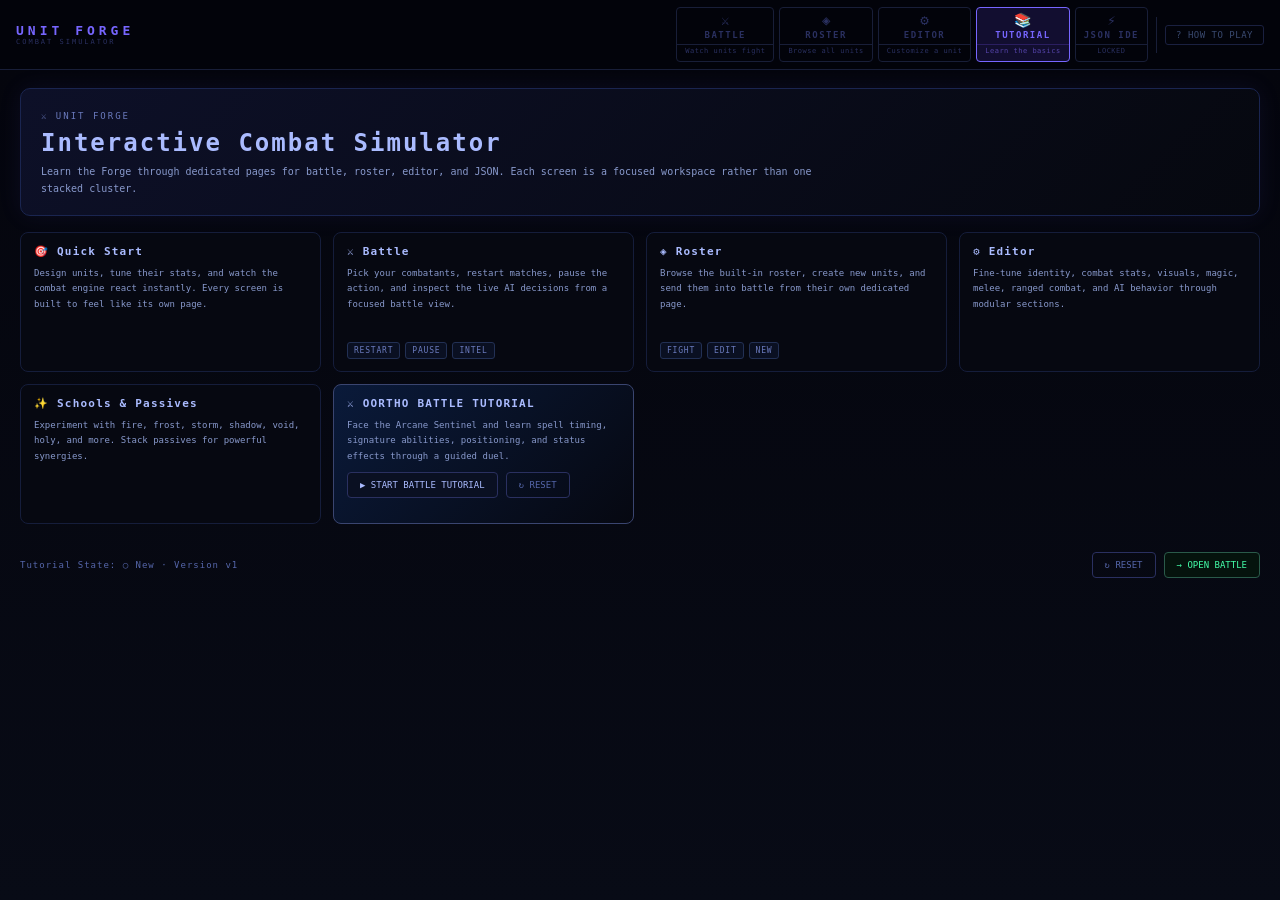
<file: index.html>
<!DOCTYPE html>
<html lang="en">
<head>
  <meta charset="UTF-8">
  <meta name="viewport" content="width=device-width, initial-scale=1.0">
  <title>UNIT FORGE — Combat Simulator</title>
  <link rel="stylesheet" href="STYLE.css">
</head>
<body>
  <div id="app" style="display:flex;flex-direction:column;height:100vh;overflow:hidden"></div>
  <div id="modal"></div>
  <div id="cs-overlay" style="display:none;opacity:0">
    <div class="cs-lb"></div>
    <div class="cs-main">
      <div id="cs-bg-glow" class="cs-bg-glow"></div>
      <div class="cs-portrait-wrap">
        <canvas id="cs-canvas" width="150" height="150"></canvas>
      </div>
      <div class="cs-dialog" id="cs-dialog">
        <div class="cs-speaker" id="cs-speaker"></div>
        <div class="cs-text-wrap">
          <span id="cs-text"></span><span class="cs-cursor" id="cs-cursor">_</span>
        </div>
      </div>
    </div>
    <div class="cs-lb"></div>
    <div class="cs-dots" id="cs-dots"></div>
  </div>
  <script src="APP.js"></script>
</body>
</html>
</file>
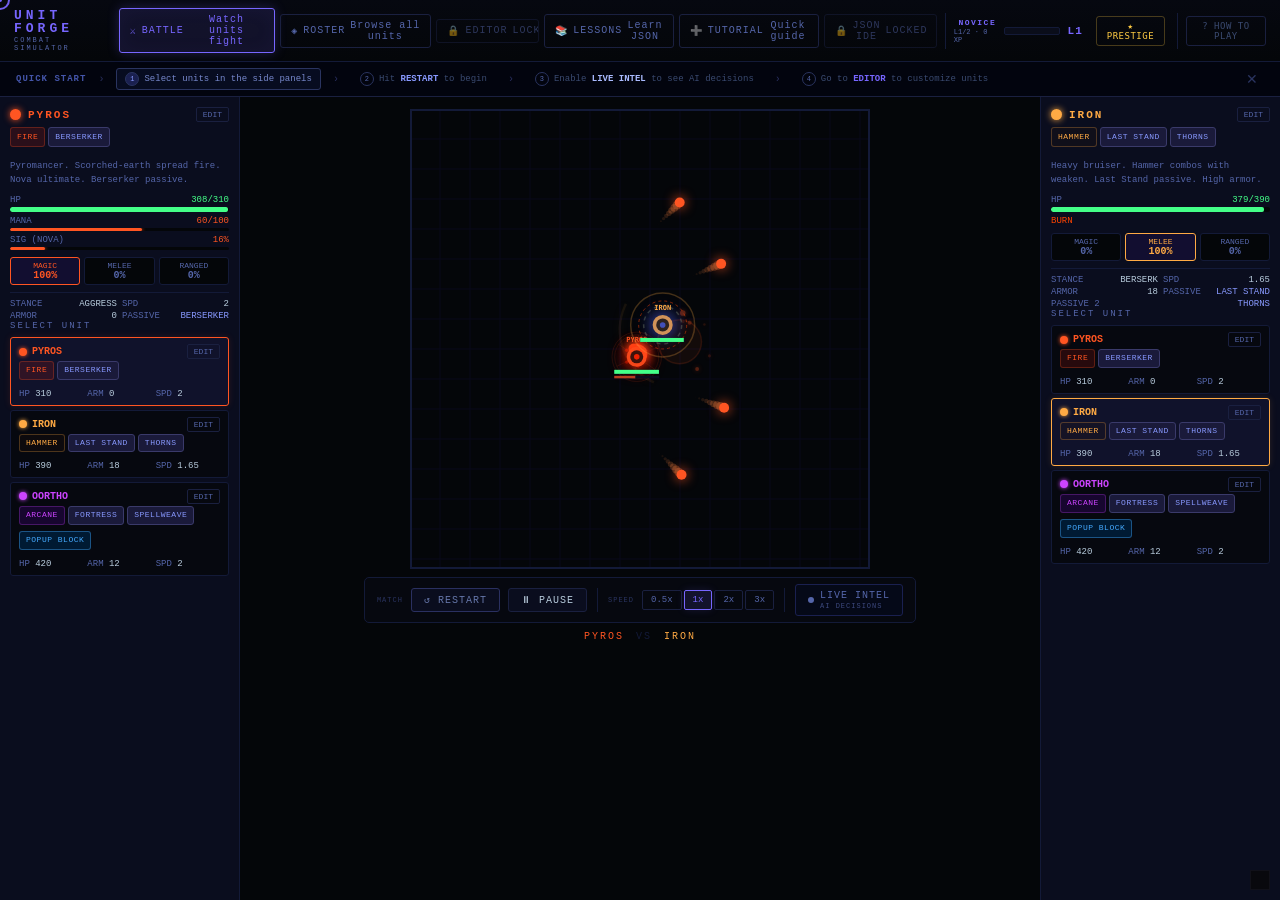
<file: V2(More Content worse UI and UX/index.html>
<!DOCTYPE html>
<html lang="en">
<head>
<meta charset="UTF-8">
<meta name="viewport" content="width=device-width, initial-scale=1.0">
<title>Unit Forge</title>

<link rel="stylesheet" href="CSS/1.css">
<link rel="stylesheet" href="CSS/2.css">
<link rel="stylesheet" href="CSS/3.css">
<link rel="stylesheet" href="CSS/4.css">
<link rel="stylesheet" href="CSS/5.css">
</head>
<body>

  <div id="app" class="app"></div>

  <div id="modal"></div>

  <div id="cs-overlay" class="cs-overlay" style="display:none; opacity:0;">
    <div class="cs-bg-glow" id="cs-bg-glow"></div>
    <div class="cs-dialog" id="cs-dialog">
      <div class="cs-portrait-wrap">
        <canvas id="cs-canvas" width="120" height="120"></canvas>
      </div>
      <div class="cs-text-wrap">
        <div class="cs-speaker" id="cs-speaker"></div>
        <span class="cs-text" id="cs-text"></span>
        <span class="cs-cursor" id="cs-cursor"></span>
        <div class="cs-dots" id="cs-dots"></div>
      </div>
    </div>
  </div>

  <!--
    Load order (NOT numeric filename order):
    1.js core, 4.js engine, 2.js cutscenes, 8.js tutorial,
    3.js editor, 9.js views, 5.js json-ide, 7.js main-progression,
    6.js main-init (must be last)
  -->
  <script src="JS/1.js"></script>
  <script src="JS/4.js"></script>
  <script src="JS/2.js"></script>
  <script src="JS/8.js"></script>
  <script src="JS/3.js"></script>
  <script src="JS/9.js"></script>
  <script src="JS/5.js"></script>
  <script src="JS/7.js"></script>
  <script src="JS/6.js"></script>

</body>
</html>
</file>
<file: STYLE.css>
*{box-sizing:border-box;margin:0;padding:0}
:root{--bg:#05060e;--panel:#080912;--border:#181e38;--text:#8899cc;--dim:#2a3060;--acc:#7766ff}
body{background:var(--bg);color:var(--text);font-family:monospace;height:100vh;display:flex;flex-direction:column;overflow:hidden}
button{cursor:pointer;font-family:monospace}
::-webkit-scrollbar{width:4px}::-webkit-scrollbar-track{background:#06070e}::-webkit-scrollbar-thumb{background:#1a2040;border-radius:2px}
.hdr{padding:8px 16px;border-bottom:1px solid var(--border);background:#02030a;display:flex;align-items:center;gap:12px;flex-shrink:0}
.content{flex:1;display:flex;overflow:hidden}
/* BATTLE */
.battle{display:flex;flex:1;overflow:hidden}
.side{width:205px;background:var(--panel);display:flex;flex-direction:column;overflow:hidden}
.side-l{border-right:1px solid var(--border)}
.side-r{border-left:1px solid var(--border)}
.side-info{padding:10px 9px;border-bottom:1px solid var(--border);flex-shrink:0;overflow-y:auto;max-height:420px}
.side-list{flex:1;overflow-y:auto;padding:7px}
.arena-wrap{flex:1;display:flex;flex-direction:column;align-items:center;justify-content:center;padding:10px 6px;gap:8px;overflow-y:auto;position:relative}
.ctrl-old-removed{display:none}
.spd-box{display:flex;align-items:center;gap:4px;background:var(--panel);border:1px solid var(--border);border-radius:4px;padding:3px 7px}
.spd-btn{background:transparent;border:1px solid var(--border);color:var(--dim);padding:2px 6px;font-size:10px;border-radius:2px;transition:all .1s}
.spd-btn.on{background:#120e30;border-color:var(--acc);color:var(--acc)}
.bar-bg{background:#0a0c1e;border-radius:2px;overflow:hidden}
.bar-f{height:100%;border-radius:2px;transition:width .1s}
.srow{display:flex;justify-content:space-between;padding:2px 0}
.sl{font-size:9px;color:var(--dim);letter-spacing:1px}
.sv{font-size:10px;color:var(--text);font-weight:bold}
.u-card{background:var(--bg);border:1px solid var(--border);border-radius:4px;padding:7px 8px;cursor:pointer;margin-bottom:3px;transition:border-color .1s}
.u-card:hover{border-color:#2a3a60}
.u-card.sel{background:#0e1228}
.dot{border-radius:50%;flex-shrink:0}
.mb{background:transparent;border:1px solid var(--border);color:var(--dim);font-size:8px;padding:1px 5px;border-radius:2px;transition:all .1s}
.mb:hover{color:var(--text);border-color:#3a4a70}
/* ROSTER */
.roster-v{flex:1;overflow-y:auto;padding:16px}
.r-grid{display:grid;grid-template-columns:repeat(auto-fill,minmax(230px,1fr));gap:9px}
.r-card{background:var(--panel);border:1px solid var(--border);border-radius:5px;padding:11px}
/* EDITOR */
.editor-v{flex:1;display:flex;overflow:hidden}
.ed-left{width:220px;background:var(--panel);border-right:1px solid var(--border);display:flex;flex-direction:column;flex-shrink:0}
.ed-left-hdr{padding:10px 12px;border-bottom:1px solid var(--border);flex-shrink:0}
.ed-left-list{flex:1;overflow-y:auto;padding:7px}
.ed-right{flex:1;display:flex;flex-direction:column;overflow:hidden}
.ed-tabs{display:flex;flex-wrap:wrap;gap:2px;padding:8px 12px;border-bottom:1px solid var(--border);flex-shrink:0}
.ed-tab{background:transparent;border:1px solid var(--border);color:var(--dim);padding:3px 9px;font-size:10px;border-radius:3px;font-family:monospace;transition:all .1s}
.ed-tab.on{background:#120e30}
.ed-body{flex:1;overflow-y:auto;padding:14px 16px}
.ed-footer{padding:10px 16px;border-top:1px solid var(--border);display:flex;gap:8px;align-items:center;flex-shrink:0}
/* COMMON */
.sec{font-size:9px;color:var(--dim);letter-spacing:2px;margin-bottom:7px;margin-top:12px;border-bottom:1px solid var(--border);padding-bottom:3px}
.sec:first-child{margin-top:0}
.sr{margin-bottom:8px}
.sl2{display:flex;justify-content:space-between;margin-bottom:3px}
.sl2 span:first-child{font-size:9px;color:var(--dim);letter-spacing:1px}
.sl2 span:last-child{font-size:10px;font-weight:bold}
.brow{margin-bottom:9px}
.brl{font-size:9px;color:var(--dim);margin-bottom:4px;letter-spacing:1px}
.brs{display:flex;flex-wrap:wrap;gap:3px}
.sb{background:transparent;border:1px solid var(--border);color:var(--dim);font-size:9px;padding:3px 6px;border-radius:2px;font-family:monospace;transition:all .1s}
.sb.on{background:#120e30}
.tog-row{display:flex;justify-content:space-between;align-items:center;margin-bottom:7px}
.tog-row span{font-size:9px;color:var(--dim);letter-spacing:1px}
.tog{background:transparent;border:1px solid var(--border);color:var(--dim);font-size:9px;padding:2px 9px;border-radius:2px;font-family:monospace;transition:all .1s}
.tog.on{background:#0d2820;border-color:#44ff88;color:#44ff88}
.tag{font-size:8px;padding:1px 5px;border-radius:2px;margin-right:3px;display:inline-block;margin-bottom:2px}
.two-col{display:grid;grid-template-columns:1fr 1fr;gap:0 14px}
.three-col{display:grid;grid-template-columns:1fr 1fr 1fr;gap:0 10px}
.ti{width:100%;background:var(--bg);border:1px solid var(--border);color:var(--text);padding:5px 8px;font-size:11px;border-radius:3px;outline:none;font-family:monospace}
.ta{width:100%;background:var(--bg);border:1px solid var(--border);color:var(--text);padding:5px 8px;font-size:9px;border-radius:3px;resize:vertical;outline:none;font-family:monospace}
.il{font-size:9px;color:var(--dim);margin-bottom:3px;letter-spacing:1px}
.ig{margin-bottom:10px}
.sv-btn{padding:5px 13px;font-size:11px;border-radius:3px;font-family:monospace;cursor:pointer;transition:all .1s}
/* INTEL */
.intel-wrap{display:flex;gap:7px;width:100%;max-width:900px;flex-shrink:0}
.intel-box{flex:1;background:#040610;border:1px solid var(--border);border-radius:4px;padding:9px;min-width:0}
.intel-hdr{font-size:9px;letter-spacing:2px;margin-bottom:6px;padding-bottom:4px;border-bottom:1px solid var(--border);display:flex;align-items:center;gap:7px}
.log-e{font-size:8px;padding:1px 0;border-bottom:1px solid #0c1020;white-space:nowrap;overflow:hidden;text-overflow:ellipsis}
/* PASSIVE BLOCK */
.pass-card{background:var(--bg);border:1px solid var(--border);border-radius:3px;padding:7px;margin-bottom:5px}
.pass-hdr{display:flex;align-items:center;gap:6px;margin-bottom:4px}
.code-pre{background:var(--bg);border:1px solid var(--border);border-radius:3px;padding:10px;font-size:9px;line-height:1.6;overflow-x:auto;color:#aac;white-space:pre-wrap;word-break:break-all;max-height:200px;overflow-y:auto}
.ck{color:#7766ff}.cs{color:#44cc88}.cn{color:#ffaa44}.cb{color:#ff5544}
canvas{display:block;border:1px solid var(--border)}
.battle-overlay-layer{position:absolute;inset:0;pointer-events:none;z-index:20;overflow:hidden}
.oortho-popup{position:absolute;pointer-events:auto;display:flex;flex-direction:column;gap:4px;padding:8px 10px;min-width:140px;max-width:220px;border:1px solid rgba(68,170,255,.45);background:rgba(3,8,18,.86);color:#aaddff;border-radius:6px;transform-origin:center;backdrop-filter:blur(3px);box-shadow:0 0 14px rgba(68,170,255,.2);cursor:pointer;transition:opacity .15s ease,transform .15s ease,box-shadow .15s ease}
.oortho-popup:hover{border-color:#66ccff;box-shadow:0 0 24px rgba(68,170,255,.35)}
.oortho-popup-title{font-size:8px;letter-spacing:2px;color:#66ccff;text-transform:uppercase}
.oortho-popup-text{font-size:8px;line-height:1.45;white-space:pre-wrap;color:#cceeff;text-shadow:0 0 8px rgba(68,170,255,.2)}
.oortho-popup-hint{font-size:7px;letter-spacing:1px;color:#446688;text-transform:uppercase}
#modal{display:none;position:fixed;inset:0;background:rgba(2,3,10,.94);z-index:300;align-items:center;justify-content:center;overflow-y:auto;padding:20px}
.m-box{background:#060710;border-radius:6px;width:520px;max-height:90vh;display:flex;flex-direction:column;margin:auto}
.m-hdr{padding:12px 18px;border-bottom:1px solid var(--border);display:flex;align-items:center;gap:10px;flex-shrink:0}
.m-body{flex:1;overflow-y:auto;padding:14px 18px}
.m-foot{padding:10px 18px;border-top:1px solid var(--border);display:flex;gap:8px;justify-content:flex-end;flex-shrink:0}

/* ── ENHANCED NAV ── */
.hdr{padding:7px 16px;border-bottom:1px solid var(--border);background:#02030a;display:flex;align-items:center;gap:12px;flex-shrink:0}
.nav-btn{background:transparent;border:1px solid var(--border);color:var(--dim);padding:0;font-size:10px;border-radius:4px;transition:all .15s;display:flex;flex-direction:column;align-items:center;gap:1px;min-width:70px;overflow:hidden}
.nav-btn .nb-icon{font-size:14px;padding:5px 12px 2px;line-height:1}
.nav-btn .nb-label{font-size:9px;letter-spacing:1.5px;font-weight:bold;padding:0 8px 3px}
.nav-btn .nb-desc{font-size:7px;color:var(--dim);padding:2px 8px 5px;border-top:1px solid var(--border);width:100%;text-align:center;letter-spacing:.5px;line-height:1.3}
.nav-btn.on{background:#120e30;border-color:var(--acc);color:var(--acc)}
.nav-btn.on .nb-desc{border-top-color:#2a1e60;color:#5544aa}
.nav-btn:hover:not(.on){border-color:#2a3060;color:var(--text)}

/* ── CONTROL BAR REDESIGN ── */
.ctrl{display:flex;gap:6px;align-items:center;flex-wrap:wrap;justify-content:center;flex-shrink:0;padding:6px 8px;background:#02030a;border:1px solid var(--border);border-radius:5px}
.ctrl-divider{width:1px;height:24px;background:var(--border);margin:0 2px}
.c-btn{background:transparent;border:1px solid var(--border);color:var(--dim);padding:5px 11px;font-size:10px;border-radius:3px;transition:all .15s;letter-spacing:.5px;position:relative}
.c-btn:hover,.c-btn.on{border-color:var(--acc);color:var(--acc)}
.c-btn.on{background:#120e30}
.c-btn-restart{border-color:#2a3060;color:#6677aa}
.c-btn-restart:hover{border-color:#44aaff;color:#44aaff;background:#051828}
.c-btn-pause.on{border-color:#ffaa44;color:#ffaa44;background:#201400}

/* ── INTEL BUTTON (prominent) ── */
.intel-btn{background:#050918;border:1px solid #1a2050;color:#5566aa;padding:5px 13px;font-size:10px;border-radius:3px;transition:all .15s;display:flex;align-items:center;gap:6px;letter-spacing:.5px;cursor:pointer;font-family:monospace}
.intel-btn .intel-dot{width:6px;height:6px;border-radius:50%;background:#1a2550;transition:all .15s;flex-shrink:0}
.intel-btn:hover,.intel-btn.on{border-color:#4455ff;color:#aabbff;background:#050d28}
.intel-btn.on{border-color:#5566ff;box-shadow:0 0 10px #4455ff33}
.intel-btn.on .intel-dot{background:#4488ff;box-shadow:0 0 5px #4488ff;animation:dotPulse 1.4s ease-in-out infinite}
@keyframes dotPulse{0%,100%{opacity:1;transform:scale(1)}50%{opacity:.5;transform:scale(.7)}}
.intel-label{font-size:7px;letter-spacing:1px;margin-top:1px;color:inherit;opacity:.7}

/* ── TOOLTIP SYSTEM ── */
.tip-host{position:relative;display:inline-flex}
.tip-host:hover .tip{opacity:1;transform:translateY(0);pointer-events:none}
.tip{position:absolute;bottom:calc(100% + 8px);left:50%;transform:translateX(-50%) translateY(4px);background:#0a0d20;border:1px solid #2a3060;border-radius:4px;padding:7px 10px;min-width:140px;max-width:200px;pointer-events:none;opacity:0;transition:opacity .18s,transform .18s;z-index:100;text-align:left}
.tip::after{content:'';position:absolute;top:100%;left:50%;transform:translateX(-50%);border:5px solid transparent;border-top-color:#2a3060}
.tip-title{font-size:9px;color:#aabbff;font-weight:bold;letter-spacing:1px;margin-bottom:3px}
.tip-body{font-size:8px;color:#6677aa;line-height:1.5;letter-spacing:.3px}

/* ── ONBOARDING BANNER ── */
.onboard-bar{background:#02040e;border-bottom:1px solid #1a2040;padding:6px 16px;display:flex;align-items:center;gap:12px;flex-shrink:0;font-size:9px}
.onboard-bar.hidden{display:none}
.ob-step{display:flex;align-items:center;gap:5px;color:#3a4a70;padding:3px 8px;border-radius:3px;border:1px solid transparent;transition:all .1s}
.ob-step.active{color:#7788cc;border-color:#2a3460;background:#070c20}
.ob-step .ob-num{width:14px;height:14px;border-radius:50%;border:1px solid #2a3460;display:flex;align-items:center;justify-content:center;font-size:7px;color:#5566aa;flex-shrink:0}
.ob-step.active .ob-num{background:#1a2050;color:#8899ff}
.ob-arrow{color:#2a3060;font-size:10px}
.ob-close{margin-left:auto;background:transparent;border:none;color:#2a3460;cursor:pointer;font-size:12px;font-family:monospace;transition:color .1s;padding:2px 5px}
.ob-close:hover{color:#5566aa}

/* ── FULL-PAGE TUTORIAL LAYOUT ── */
.tutorial-page{flex:1;display:flex;flex-direction:column;gap:16px;padding:18px 20px 20px;overflow-y:auto;background:linear-gradient(180deg,#04050d,#080b16)}
.tutorial-hero{background:linear-gradient(135deg,#0d1028,#06080f);border:1px solid #1a2550;border-radius:10px;padding:18px 20px;box-shadow:0 0 24px rgba(119,102,255,.08)}
.tutorial-hero-badge{display:inline-block;font-size:9px;letter-spacing:2px;color:#6a7abd;margin-bottom:8px}
.tutorial-hero-title{font-size:24px;font-weight:bold;color:#aabbff;letter-spacing:2px;margin-bottom:6px}
.tutorial-hero-copy{font-size:10px;color:#8899cc;line-height:1.7;max-width:780px}
.tutorial-grid{display:grid;grid-template-columns:repeat(auto-fit,minmax(240px,1fr));gap:12px}
.tutorial-card{background:#060811;border:1px solid #151d3b;border-radius:8px;padding:12px 13px;display:flex;flex-direction:column;gap:8px;min-height:140px}
.tutorial-card-accent{border-color:#3a4570;background:linear-gradient(135deg,#0a1a3a,#060811)}
.tutorial-card-title{font-size:11px;font-weight:bold;color:#aabbff;letter-spacing:1.2px}
.tutorial-card-body{font-size:9px;color:#8899cc;line-height:1.7}
.tutorial-badges{display:flex;flex-wrap:wrap;gap:5px;margin-top:auto}
.tutorial-badge{display:inline-block;padding:3px 6px;border-radius:3px;border:1px solid #223054;background:#0a1022;color:#6a7abd;font-size:8px;letter-spacing:.8px}
.tutorial-footer-bar{display:flex;justify-content:space-between;align-items:center;gap:10px;padding:12px 0 2px;flex-wrap:wrap}
.tutorial-status{font-size:9px;color:#5566aa;letter-spacing:1px}
.tutorial-actions{display:flex;gap:8px;flex-wrap:wrap}
.tutorial-action-btn{background:#0a1022;border:1px solid #2a3060;color:#aabbff;padding:7px 12px;border-radius:4px;font-size:9px;cursor:pointer;font-family:monospace;transition:all .15s}
.tutorial-action-btn:hover{border-color:#4455ff;background:#101536}
.tutorial-action-btn.primary{border-color:#2a5a4a;color:#44ffaa;background:#05130d}
.tutorial-action-btn.primary:hover{border-color:#44ffaa;background:#0a2418}
.tutorial-action-btn.ghost{color:#5566aa;background:transparent}
.tutorial-action-btn.ghost:hover{color:#aabbff;border-color:#4455ff}

/* ── HELP MODAL ── */
.help-box{background:#060710;border-radius:6px;width:480px;max-height:90vh;display:flex;flex-direction:column;margin:auto;border:1px solid #1a2050}
.help-step{display:flex;gap:12px;padding:10px 0;border-bottom:1px solid #0c1020}
.help-step:last-child{border-bottom:none}
.help-step-num{width:28px;height:28px;border-radius:50%;border:1px solid var(--acc);display:flex;align-items:center;justify-content:center;font-size:12px;color:var(--acc);flex-shrink:0;font-weight:bold}
.help-step-body{flex:1}
.help-step-title{font-size:11px;color:var(--text);font-weight:bold;letter-spacing:1px;margin-bottom:3px}
.help-step-desc{font-size:9px;color:var(--dim);line-height:1.6}

/* ── SIDE PANEL EDIT BUTTON ── */
.mb{background:transparent;border:1px solid var(--border);color:var(--dim);font-size:8px;padding:2px 7px;border-radius:2px;transition:all .12s;letter-spacing:.5px}
.mb:hover{color:#aabbff;border-color:#4455ff;background:#050d28}
.mb.fight{border-color:#1a4030;color:#338855}
.mb.fight:hover{border-color:#44ff88;color:#44ff88;background:#051a0e}

/* ── TUTORIAL SYSTEM ── */
@keyframes tutorialSlideIn{from{opacity:0;transform:scale(.95) translateY(20px)}to{opacity:1;transform:scale(1) translateY(0)}}
@keyframes tutorialGlow{0%,100%{text-shadow:0 0 8px #7766ff88}50%{text-shadow:0 0 16px #7766ffbb}}
@keyframes tutorialShine{0%{left:-100%;opacity:0}50%{opacity:1}100%{left:100%;opacity:0}}
@keyframes tutorialPulse{0%,100%{box-shadow:0 0 20px var(--acc),inset 0 0 10px rgba(119,102,255,.1)}50%{box-shadow:0 0 30px var(--acc),inset 0 0 15px rgba(119,102,255,.2)}}
@keyframes tutorialFloat{0%,100%{transform:translateY(0px)}50%{transform:translateY(-4px)}}
@keyframes tutorialBg{0%{background-position:0 0}100%{background-position:40px 60px}}

.tutorial-overlay{display:none;position:fixed;inset:0;background:linear-gradient(135deg,rgba(2,3,10,.92),rgba(5,6,25,.88));z-index:250;padding:20px;backdrop-filter:blur(2px);overflow-y:auto}
.tutorial-overlay.active{display:flex;align-items:flex-start;justify-content:center}
.tutorial-overlay::before{content:'';position:fixed;inset:0;background-image:repeating-linear-gradient(45deg,rgba(119,102,255,.02) 0,rgba(119,102,255,.02) 1px,transparent 1px,transparent 2px),repeating-linear-gradient(-45deg,rgba(119,102,255,.02) 0,rgba(119,102,255,.02) 1px,transparent 1px,transparent 2px);background-size:4px 4px;pointer-events:none;z-index:-1;animation:tutorialBg 20s linear infinite}

.tutorial-box{background:linear-gradient(145deg,#0a0c1e,#06070f);border:2px solid #1a2050;border-radius:12px;width:100%;max-width:900px;max-height:95vh;display:flex;flex-direction:column;overflow:hidden;box-shadow:0 0 40px rgba(119,102,255,.2),inset 0 0 30px rgba(119,102,255,.05);animation:tutorialSlideIn .4s cubic-bezier(.23,1,.320,1);margin-top:20px;position:relative}
.tutorial-box::before{content:'';position:absolute;top:0;left:0;right:0;bottom:0;background:radial-gradient(ellipse 400px 300px at center top,-webkit-gradient(linear,left top,right top,from(rgba(119,102,255,.04)),to(rgba(119,102,255,0))),transparent);pointer-events:none}

.tutorial-header{padding:24px;background:linear-gradient(90deg,#0d0e28,#1a1e40);border-bottom:2px solid #2a3060;display:flex;flex-direction:column;gap:4px;position:relative;overflow:hidden;z-index:1}
.tutorial-header::before{content:'';position:absolute;top:0;left:0;right:0;height:1px;background:linear-gradient(90deg,transparent,#7766ff,transparent);opacity:.3}
.tutorial-header::after{content:'';position:absolute;top:-50%;left:-50%;width:200%;height:200%;background:radial-gradient(circle,rgba(119,102,255,.08),transparent 70%);pointer-events:none}

.tutorial-header-title{font-size:24px;font-weight:bold;color:#aabbff;letter-spacing:2px;text-shadow:0 0 20px rgba(119,102,255,.3);animation:tutorialGlow 3s ease-in-out infinite;z-index:2;position:relative}
.tutorial-header-subtitle{font-size:11px;color:#5566aa;letter-spacing:3px;opacity:.7;z-index:2;position:relative}

.tutorial-content{flex:1;overflow-y:auto;padding:28px;display:grid;grid-template-columns:repeat(auto-fit,minmax(280px,1fr));gap:20px;background:linear-gradient(180deg,#060710,#0a0d1e);position:relative;z-index:1}
.tutorial-content::-webkit-scrollbar{width:6px}
.tutorial-content::-webkit-scrollbar-track{background:#0a0c1e}
.tutorial-content::-webkit-scrollbar-thumb{background:linear-gradient(180deg,#2a3060,#1a2050);border-radius:3px}
.tutorial-content::-webkit-scrollbar-thumb:hover{background:linear-gradient(180deg,#3a4070,#2a3060)}

.tutorial-section{background:linear-gradient(135deg,#0d1028,#0a0d1e);border:1px solid #1a2550;border-radius:8px;padding:18px;transition:all .2s ease;position:relative;overflow:auto;max-height:320px}
.tutorial-section::-webkit-scrollbar{width:4px}
.tutorial-section::-webkit-scrollbar-track{background:transparent}
.tutorial-section::-webkit-scrollbar-thumb{background:rgba(119,102,255,.2);border-radius:2px}
.tutorial-section::-webkit-scrollbar-thumb:hover{background:rgba(119,102,255,.4)}
.tutorial-section::before{content:'';position:absolute;inset:0;background:linear-gradient(135deg,rgba(119,102,255,.05),transparent);opacity:0;transition:opacity .2s;pointer-events:none}
.tutorial-section::after{content:'';position:absolute;top:0;left:-100%;width:100%;height:100%;background:linear-gradient(90deg,transparent,rgba(119,102,255,.1),transparent);transition:left .4s;opacity:0}
.tutorial-section:hover{border-color:#3a4570;box-shadow:0 0 20px rgba(119,102,255,.1),inset 0 0 20px rgba(119,102,255,.05);transform:translateY(-2px)}
.tutorial-section:hover::before{opacity:1}
.tutorial-section:hover::after{left:100%;opacity:1}

.tutorial-section-title{font-size:13px;font-weight:bold;color:#aabbff;letter-spacing:1.5px;margin-bottom:10px;display:flex;align-items:center;gap:8px;position:relative;z-index:1}
.tutorial-section-title::before{content:'';width:3px;height:16px;background:linear-gradient(180deg,#7766ff,#4455aa);border-radius:2px;box-shadow:0 0 6px #7766ff}

.tutorial-section-body{font-size:10px;color:#8899cc;line-height:1.7;letter-spacing:.3px;position:relative;z-index:1}
.tutorial-highlight{color:#aabbff;font-weight:bold;background:linear-gradient(135deg,rgba(119,102,255,.15),rgba(119,102,255,.05));padding:3px 6px;border-radius:3px;border-left:2px solid #7766ff}
.tutorial-key-badge{background:linear-gradient(135deg,#1a0e40,#120a30);border:1px solid #3a2a60;color:#aabbff;padding:4px 8px;border-radius:3px;font-size:9px;font-weight:bold;font-family:monospace;display:inline-block;margin:2px 2px 2px 0;box-shadow:0 0 8px rgba(119,102,255,.1),inset 0 0 4px rgba(119,102,255,.1);transition:all .2s}
.tutorial-key-badge:hover{border-color:#5566ff;box-shadow:0 0 12px rgba(119,102,255,.3),inset 0 0 8px rgba(119,102,255,.15);transform:scale(1.05)}

.tutorial-footer{padding:16px 24px;background:linear-gradient(90deg,#0a0c1e,#0d1028);border-top:1px solid #1a2550;display:flex;gap:8px;justify-content:flex-end;flex-shrink:0;position:relative;z-index:1}
.tutorial-footer::before{content:'';position:absolute;top:0;left:0;right:0;height:1px;background:linear-gradient(90deg,transparent,#7766ff,transparent);opacity:.2}

.tutorial-btn{background:linear-gradient(135deg,#0d0e28,#1a1e40);border:1px solid #2a3060;color:#8899cc;padding:8px 16px;font-size:10px;border-radius:4px;cursor:pointer;transition:all .2s ease;font-family:monospace;letter-spacing:.5px;position:relative;overflow:hidden;font-weight:bold}
.tutorial-btn::before{content:'';position:absolute;top:0;left:-100%;width:100%;height:100%;background:linear-gradient(90deg,transparent,rgba(119,102,255,.2),transparent);transition:left .4s}
.tutorial-btn:hover{border-color:#4455ff;color:#aabbff;box-shadow:0 0 12px rgba(119,102,255,.2);background:linear-gradient(135deg,#1a0e40,#0d1028);transform:translateY(-1px)}
.tutorial-btn:hover::before{left:100%}
.tutorial-btn:active{transform:translateY(0)}
.tutorial-btn.close{background:linear-gradient(135deg,#2a0a0a,#1a0a0a);border-color:#4a2a2a;color:#8899cc}
.tutorial-btn.close:hover{border-color:#ff5544;color:#ffaabb;box-shadow:0 0 12px rgba(255,85,68,.2)}
.tutorial-btn.next{background:linear-gradient(135deg,#0a2a1a,#051820);border-color:#2a5a4a;color:#44ffaa}
.tutorial-btn.next:hover{border-color:#44ffaa;color:#aaffdd;box-shadow:0 0 12px rgba(68,255,170,.3);background:linear-gradient(135deg,#0e3a2a,#061a16)}

.tutorial-spotlight{position:fixed;border:3px solid var(--acc);box-shadow:0 0 20px var(--acc),inset 0 0 10px rgba(119,102,255,.1);border-radius:6px;z-index:251;pointer-events:none;animation:tutorialPulse 2s ease-in-out infinite}
.tutorial-tooltip{position:fixed;z-index:252;background:linear-gradient(135deg,#060710,#0a0d20);border:2px solid var(--acc);border-radius:8px;padding:16px;max-width:380px;box-shadow:0 0 30px rgba(119,102,255,.4),inset 0 0 15px rgba(119,102,255,.05);animation:tutorialSlideIn .3s ease-out;backdrop-filter:blur(4px)}
.tutorial-tooltip::before{content:'';position:absolute;inset:0;border-radius:8px;background:linear-gradient(135deg,rgba(119,102,255,.1),transparent);pointer-events:none}
.tutorial-tooltip-title{color:var(--acc);font-size:12px;letter-spacing:2px;font-weight:bold;margin-bottom:8px;display:flex;align-items:center;gap:8px;text-shadow:0 0 10px rgba(119,102,255,.2);position:relative;z-index:1}
.tutorial-tooltip-title::before{content:'';width:2px;height:14px;background:var(--acc);box-shadow:0 0 6px var(--acc);animation:tutorialFloat .6s ease-in-out infinite}
.tutorial-tooltip-body{color:var(--text);font-size:10px;line-height:1.7;margin-bottom:12px;position:relative;z-index:1}
.tutorial-tooltip-action{color:var(--acc);font-size:9px;font-style:italic;opacity:.8;position:relative;z-index:1}
.tutorial-tooltip-progress{display:flex;gap:6px;margin-top:12px;padding-top:12px;border-top:1px solid rgba(119,102,255,.1);position:relative;z-index:1}
.tutorial-step-dot{width:6px;height:6px;border-radius:50%;background:var(--border);transition:all .2s;cursor:pointer}
.tutorial-step-dot:hover{background:rgba(119,102,255,.4)}
.tutorial-step-dot.completed{background:var(--acc);box-shadow:0 0 6px var(--acc)}
.tutorial-step-dot.active{background:var(--acc);box-shadow:0 0 10px var(--acc);width:8px;height:8px;animation:tutorialFloat .6s ease-in-out infinite}

/* Lock status styling */
.tutorial-lock-status{opacity:.6;transition:opacity .2s}
.tutorial-lock-status:hover{opacity:1}
/* ── CUTSCENE SYSTEM ── */
#cs-overlay{display:none;position:fixed;inset:0;z-index:400;flex-direction:column;background:rgba(2,3,10,.95);pointer-events:none;font-family:monospace}
.cs-lb{height:76px;background:#000;flex-shrink:0;position:relative;overflow:hidden}
.cs-lb::after{content:'';position:absolute;inset:0;background:repeating-linear-gradient(0deg,rgba(255,255,255,.022) 0,rgba(255,255,255,.022) 1px,transparent 1px,transparent 3px)}
.cs-main{flex:1;display:flex;align-items:center;gap:52px;padding:0 80px;position:relative;overflow:hidden}
.cs-main::before{content:'';position:absolute;inset:0;background:repeating-linear-gradient(0deg,rgba(0,0,0,.10) 0,rgba(0,0,0,.10) 1px,transparent 1px,transparent 4px);pointer-events:none;z-index:0}
.cs-bg-glow{position:absolute;inset:0;pointer-events:none;transition:background .6s}
.cs-portrait-wrap{width:150px;height:150px;flex-shrink:0;position:relative;z-index:1}
#cs-canvas{display:block;border-radius:4px;border:1px solid rgba(255,255,255,.06);background:#010206}
.cs-dialog{flex:1;z-index:1}
.cs-speaker{font-size:10px;letter-spacing:5px;font-weight:bold;margin-bottom:10px;padding-bottom:8px;border-bottom:1px solid rgba(255,255,255,.07);text-transform:uppercase}
.cs-text-wrap{font-size:15px;color:#b8ccdd;line-height:2.0;letter-spacing:.5px;min-height:72px}
.cs-cursor{animation:csBlink .65s steps(1) infinite}
@keyframes csBlink{50%{opacity:0}}
.cs-dots{position:absolute;bottom:18px;left:50%;transform:translateX(-50%);display:flex;gap:8px;z-index:401}
.cs-dot{width:5px;height:5px;border-radius:50%;background:rgba(255,255,255,.12);transition:all .3s}
.cs-dot.on{background:rgba(255,255,255,.55);box-shadow:0 0 6px rgba(255,255,255,.3)}

/* ── JSON IDE SYSTEM ── */
.json-ide{flex:1;display:flex;overflow:hidden}
.json-lpanel{width:210px;background:var(--panel);border-right:1px solid var(--border);display:flex;flex-direction:column;overflow:hidden;flex-shrink:0}
.json-lhdr{padding:10px 12px;border-bottom:1px solid var(--border);flex-shrink:0}
.json-llist{flex:1;overflow-y:auto;padding:6px}
.json-litem{padding:7px 9px;border-radius:3px;cursor:pointer;margin-bottom:2px;display:flex;align-items:center;gap:7px;border:1px solid transparent;transition:all .12s}
.json-litem:hover:not(.active){background:#07090f;border-color:#1a2040}
.json-litem.active{background:#0d1028;border-color:var(--acc)}
.json-lnum{font-size:9px;font-family:monospace;color:var(--dim);width:22px;text-align:center;flex-shrink:0;font-weight:bold;transition:color .12s}
.json-litem.active .json-lnum{color:var(--acc)}
.json-litem.done .json-lnum{color:#44ff88}
.json-ltitle{font-size:9px;letter-spacing:.8px;color:var(--dim);flex:1;font-weight:bold;transition:color .12s}
.json-litem.active .json-ltitle{color:var(--acc)}
.json-litem.done .json-ltitle{color:#8899cc}
.json-cmid{flex:1;display:flex;flex-direction:column;overflow:hidden;min-width:0}
.json-content{flex:1;overflow-y:auto;padding:22px 24px}
.json-rpanel{width:194px;background:var(--panel);border-left:1px solid var(--border);display:flex;flex-direction:column;overflow-y:auto;flex-shrink:0;padding:14px 12px}
/* lesson typography */
.jl-h1{font-size:17px;font-weight:bold;color:#aabbff;letter-spacing:2px;margin-bottom:3px}
.jl-sub{font-size:8px;color:#2a3870;letter-spacing:2.5px;margin-bottom:14px;padding-bottom:10px;border-bottom:1px solid var(--border)}
.jl-p{font-size:10px;color:#8899cc;line-height:1.8;margin-bottom:12px}
.jl-rule{background:#06080f;border:1px solid #1a2550;border-left:3px solid var(--acc);border-radius:4px;padding:10px 13px;margin-bottom:11px}
.jl-rule-hdr{font-size:8px;color:#aabbff;letter-spacing:2px;font-weight:bold;margin-bottom:5px}
.jl-rule-body{font-size:9px;color:#6677aa;line-height:1.8}
.jl-code{background:#020408;border:1px solid #0d1530;border-radius:4px;padding:10px 13px;font-family:'Courier New',monospace;font-size:10px;line-height:1.75;margin-bottom:11px;overflow-x:auto;white-space:pre}
.jl-ex{background:linear-gradient(135deg,#060f1e,#040a14);border:1px solid #1a3555;border-radius:5px;padding:13px;margin-bottom:12px}
.jl-ex-hdr{font-size:8px;color:#44aaff;letter-spacing:2px;font-weight:bold;margin-bottom:7px}
.jl-ex-body{font-size:9px;color:#6688aa;line-height:1.75}
/* json editor */
.json-tb{display:flex;gap:5px;margin-bottom:7px;flex-wrap:wrap;align-items:center}
.jbt{background:transparent;border:1px solid var(--border);color:var(--dim);font-size:9px;padding:4px 9px;border-radius:2px;cursor:pointer;font-family:monospace;transition:all .12s;letter-spacing:.5px}
.jbt:hover:not(:disabled){border-color:#4455ff;color:#aabbff}
.jbt.go{border-color:#2a5a4a;color:#44ffaa}
.jbt.go:hover:not(:disabled){border-color:#44ffaa;color:#aaffdd;background:#040f0a}
.jbt:disabled{opacity:.3;cursor:not-allowed}
.jbt-sel{background:var(--bg);border:1px solid var(--border);color:var(--dim);font-size:9px;padding:3px 7px;border-radius:2px;cursor:pointer;font-family:monospace;transition:all .12s;max-width:120px}
.jbt-sel:hover{border-color:#3a4a80;color:#aabbff}
.json-ta-wrap{background:#010306;border:1px solid #131e38;border-radius:3px;margin-bottom:7px;overflow:hidden}
.json-ta{width:100%;background:transparent;border:none;color:#b8ccdd;font-family:'Courier New',monospace;font-size:10.5px;line-height:1.7;padding:10px 12px;outline:none;resize:vertical;min-height:150px;max-height:320px;caret-color:#7766ff;tab-size:2;display:block}
.json-val{font-size:9px;padding:5px 9px;border-radius:2px;margin-bottom:8px;font-family:monospace;line-height:1.5;border:1px solid transparent;letter-spacing:.3px}
.json-val.idle{border-color:#0d1530;color:#243050;background:transparent}
.json-val.ok{border-color:#1a4030;color:#44ff88;background:#030b06}
.json-val.err{border-color:#4a1818;color:#ff6655;background:#0e0404}
.json-hl{background:#010306;border:1px solid #0a1020;border-radius:3px;padding:9px 12px;font-family:'Courier New',monospace;font-size:10px;line-height:1.75;max-height:200px;overflow:auto;white-space:pre-wrap;word-break:break-all;color:#3a4a70}
.jhl-key{color:#7799ff}.jhl-str{color:#44cc88}.jhl-num{color:#ffaa44}.jhl-kw{color:#cc77ff}.jhl-punc{color:#4466aa}
/* rank panel */
.rk-bar-bg{height:5px;background:#0a0c1e;border-radius:3px;overflow:hidden;margin-bottom:3px}
.rk-bar-fg{height:100%;border-radius:3px;transition:width .5s ease;background:linear-gradient(90deg,var(--acc),#44aaff)}
.rk-badge{background:linear-gradient(145deg,#0c0e24,#181c3c);border:1px solid var(--acc);border-radius:6px;padding:12px 10px;text-align:center;margin-bottom:12px;position:relative;overflow:hidden}
.rk-badge::before{content:'';position:absolute;inset:0;background:radial-gradient(circle at 50% 0%,rgba(119,102,255,.1),transparent 70%);pointer-events:none}
.rk-badge-icon{font-size:22px;margin-bottom:4px;display:block;position:relative;z-index:1}
.rk-badge-name{font-size:13px;font-weight:bold;color:var(--acc);letter-spacing:2px;position:relative;z-index:1}
.rk-badge-tier{font-size:7px;color:#4455aa;letter-spacing:1.5px;margin-top:3px;position:relative;z-index:1}
.rk-feat{display:flex;align-items:center;gap:6px;padding:4px 0;font-size:8px;letter-spacing:.4px;border-bottom:1px solid #070a12}
.rk-feat:last-child{border-bottom:none;padding-bottom:0}
.rk-feat.on{color:#44ff88}.rk-feat.off{color:#1e2840;opacity:.7}
.rk-feat-icon{width:13px;text-align:center;flex-shrink:0;font-size:9px}
.rk-sandbox{margin-top:10px;padding:9px;background:#030608;border:1px solid #0f1830;border-radius:4px;font-size:8px;color:#2a3868;line-height:1.7}
.rk-sandbox.active{border-color:#1a4030;color:#3a7a60;background:#030a06}
.rk-sandbox.story{border-color:#1a2550;color:#5a79b7;background:#050912}
.rk-sandbox.story.active{border-color:#2a5a4a;color:#44ffaa;background:#030a06}
/* done marker */
.done-tag{font-size:9px;color:#44ff88;letter-spacing:1px;display:flex;align-items:center;gap:5px;padding:3px 9px;background:#030b06;border:1px solid #1a4030;border-radius:2px}
/* complete bar */
.json-cbar{padding:12px 0 4px;display:flex;align-items:center;gap:8px}
/* unlock toast */
@keyframes unlockPop{0%{opacity:0;transform:translate(-50%,-50%) scale(.85)}60%{transform:translate(-50%,-50%) scale(1.06)}100%{opacity:1;transform:translate(-50%,-50%) scale(1)}}
.unlock-toast{position:fixed;top:50%;left:50%;transform:translate(-50%,-50%);z-index:500;background:linear-gradient(135deg,#08162a,#05101e);border:2px solid #44ffaa;border-radius:8px;padding:22px 40px;text-align:center;animation:unlockPop .4s cubic-bezier(.23,1,.32,1);box-shadow:0 0 50px rgba(68,255,170,.25);pointer-events:none}
.import-toast{border-color:var(--acc);box-shadow:0 0 50px rgba(119,102,255,.3)}

/* ================================================================ */
/* SESSION 10: ADVANCED SIDE-BY-SIDE JSON IDE LAYOUT                */
/* ================================================================ */
.jde-editor {
  flex: 1;
  display: flex;
  position: relative;
  background: #030608;
  border: 1px solid var(--border);
  border-radius: 4px;
  overflow: hidden;
}

#jln {
  width: 32px;
  background: #04060c;
  color: var(--dim);
  text-align: right;
  padding: 10px 6px;
  font-family: monospace;
  font-size: 10.5px;
  line-height: 1.7;
  user-select: none;
  border-right: 1px solid var(--border);
  overflow: hidden;
  white-space: pre;
}

#jln div {
  height: 17.85px; /* Precisely anchors layout lines with line-height */
}

#jln .active-line {
  color: var(--acc);
  background: rgba(119, 102, 255, 0.12);
  font-weight: bold;
}

#jln .error-line {
  color: #ff5555;
  background: rgba(255, 85, 85, 0.2);
}

.json-ta {
  flex: 1;
  background: transparent;
  border: none;
  color: #b8ccdd;
  font-family: monospace;
  font-size: 10.5px;
  line-height: 1.7;
  padding: 10px 12px;
  outline: none;
  resize: none;
  caret-color: var(--acc);
  tab-size: 2;
  overflow-y: auto;
  white-space: pre;
}
</file>
<file: V2(More Content worse UI and UX/CSS/1.css>
/* ================================================================
   UNIT FORGE — CINEMATIC GAME STYLES
   ================================================================ */

:root {
  --bg: #040609;
  --panel: #0a0d1e;
  --border: #131a38;
  --border2: #1a2040;
  --text: #b8ccdd;
  --dim: #5566aa;
  --acc: #7766ff;
  --acc2: #aabbff;
  --good: #44ff88;
  --bad: #ff4455;
  --warn: #ffaa44;
}

* { margin: 0; padding: 0; box-sizing: border-box; }

body {
  background: var(--bg);
  font-family: 'Courier New', monospace;
  overflow: hidden;
}

.app {
  display: flex;
  flex-direction: column;
  height: 100vh;
  overflow: hidden;
  background: var(--bg);
  color: var(--text);
  font-family: 'Courier New', monospace;
  font-size: 11px;
}

/* ── GLOBAL CURSOR STYLES ─────────────────────────────────── */
:root {
  cursor: default;
}
a, button, .nav-btn, .c-btn, .spd-btn, .intel-btn, .mb, .sb, .tog, .ed-tab, .jbt, .tutorial-action-btn, .cs-skip, .ob-close {
  cursor: pointer;
}
.u-card, .r-card, .json-litem, .tip-host {
  cursor: pointer;
}
input, textarea {
  cursor: text;
}
.loading-spinner {
  cursor: wait;
}
.disabled, :disabled {
  cursor: not-allowed;
}

/* ── CUSTOM CURSOR ELEMENT ─────────────────────────────────── */
.custom-cursor {
  position: fixed;
  width: 20px;
  height: 20px;
  border: 2px solid var(--acc);
  border-radius: 50%;
  pointer-events: none;
  z-index: 9999;
  transition: transform 0.1s ease-out, border-color 0.2s, width 0.2s, height 0.2s;
  transform: translate(-50%, -50%);
  mix-blend-mode: difference;
}
.custom-cursor-dot {
  position: fixed;
  width: 4px;
  height: 4px;
  background: var(--acc);
  border-radius: 50%;
  pointer-events: none;
  z-index: 9999;
  transform: translate(-50%, -50%);
  transition: transform 0.05s ease-out;
}

/* ── CURSOR STATES ─────────────────────────────────────────── */
body.hovering-link .custom-cursor,
body.hovering-button .custom-cursor {
  width: 40px;
  height: 40px;
  border-color: var(--acc2);
  background: rgba(119,102,255,0.1);
}
body.hovering-input .custom-cursor {
  width: 16px;
  height: 16px;
  border-color: var(--warn);
}
body.hovering-drag .custom-cursor {
  width: 24px;
  height: 24px;
  border-color: var(--good);
  border-style: solid;
}
body.hovering-canvas .custom-cursor {
  width: 30px;
  height: 30px;
  border-color: rgba(255,255,255,0.5);
  border-style: dashed;
}

/* ── SPECIFIC ELEMENT CURSORS ─────────────────────────────── */
.canvas-wrap canvas {
  cursor: crosshair;
}
.side, .ed-left, .json-lpanel, .json-rpanel {
  cursor: default;
}
.rank-badge {
  cursor: help;
}

/* ── HEADER / NAV ─────────────────────────────────────────── */
.hdr {
  display: flex;
  align-items: center;
  gap: 8px;
  padding: 8px 14px;
  background: linear-gradient(180deg, #060810, #040609);
  border-bottom: 1px solid var(--border);
  flex-shrink: 0;
  box-shadow: 0 2px 8px rgba(0,0,0,0.3);
}

.logo { display: flex; flex-direction: column; gap: 1px; }
.logo-title { font-size: 13px; color: var(--acc); letter-spacing: 4px; font-weight: bold; line-height: 1; text-shadow: 0 0 10px rgba(119,102,255,0.3); }
.logo-sub { font-size: 7px; color: var(--dim); letter-spacing: 2px; }

.nav { margin-left: auto; display: flex; gap: 4px; align-items: center; }

.nav-btn {
  background: transparent;
  border: 1px solid var(--border2);
  color: var(--dim);
  padding: 5px 10px;
  font-size: 10px;
  font-family: 'Courier New', monospace;
  border-radius: 3px;
  cursor: pointer;
  transition: all 0.2s cubic-bezier(0.4, 0, 0.2, 1);
  letter-spacing: 1px;
  display: flex;
  align-items: center;
  gap: 5px;
  position: relative;
  overflow: hidden;
}
.nav-btn::before {
  content: '';
  position: absolute;
  inset: 0;
  background: linear-gradient(135deg, rgba(119,102,255,0.1), rgba(119,102,255,0.05));
  opacity: 0;
  transition: opacity 0.2s;
}
.nav-btn:hover::before { opacity: 1; }
.nav-btn:hover { border-color: var(--acc); color: var(--acc2); transform: translateY(-1px); }
.nav-btn.on { border-color: var(--acc); color: var(--acc); background: rgba(119,102,255,0.12); box-shadow: 0 0 12px rgba(119,102,255,0.25), inset 0 0 20px rgba(119,102,255,0.05); }
.nav-btn:active { transform: translateY(0); }

.rank-badge { display: flex; align-items: center; gap: 4px; padding: 3px 8px; background: #06080f; border: 1px solid var(--border2); border-radius: 3px; font-size: 9px; letter-spacing: 1px; transition: all 0.2s; }
.rank-badge:hover { border-color: var(--border); box-shadow: 0 2px 6px rgba(0,0,0,0.2); }
.rank-badge .icon { font-size: 14px; }
.rank-badge .name { color: var(--acc); font-weight: bold; }

/* ── CONTENT AREA ─────────────────────────────────────────── */
.content { flex: 1; overflow: hidden; display: flex; flex-direction: column; }
.content::-webkit-scrollbar { width: 6px; }
.content::-webkit-scrollbar-track { background: #040609; }
.content::-webkit-scrollbar-thumb { background: #1a2040; border-radius: 3px; }
.content::-webkit-scrollbar-thumb:hover { background: #2a3050; }

/* ── LOADING / SKELETON STATES ─────────────────────────────── */
.skeleton { background: linear-gradient(90deg, #0a0d1e 25%, #0f1225 50%, #0a0d1e 75%); background-size: 200% 100%; animation: skeletonShimmer 1.5s infinite; border-radius: 3px; }
@keyframes skeletonShimmer { 0%{background-position:200% 0} 100%{background-position:-200% 0} }
.skeleton-text { height: 10px; margin-bottom: 6px; }
.skeleton-text.short { width: 40%; }
.skeleton-text.medium { width: 70%; }
.skeleton-text.long { width: 90%; }
.skeleton-avatar { width: 40px; height: 40px; border-radius: 50%; }
.skeleton-card { height: 80px; border-radius: 4px; }
.skeleton-bar { height: 6px; width: 100%; border-radius: 2px; }
.loading-spinner { width: 20px; height: 20px; border: 2px solid var(--border2); border-top-color: var(--acc); border-radius: 50%; animation: spin 0.8s linear infinite; }
@keyframes spin { to{transform:rotate(360deg)} }

/* ── RESPONSIVE ───────────────────────────────────────────── */
@media (max-width: 900px) {
  .side { width: 180px; }
  .ed-left { width: 160px; }
  .json-lpanel { width: 160px; }
  .json-rpanel { width: 160px; }
}
@media (max-width: 700px) {
  .side { display: none; }
  .ed-left { display: none; }
  .json-lpanel { display: none; }
  .json-rpanel { display: none; }
  .obj-compact { display: none !important; }
}

/* ── PRESTIGE SYSTEM ─────────────────────────────────────────── */
.nav-locked { opacity: 0.45; cursor: not-allowed !important; position: relative; }
.nav-locked:hover { border-color: #ffcc4466 !important; color: #ffcc44aa !important; background: #1a1200 !important; }
.nav-locked .nb-desc { color: #ffcc4488 !important; }
.prestige-stars { font-size: 10px; color: #ffcc44; letter-spacing: 1px; line-height: 1; }
.prestige-badge { font-size: 6px; color: var(--dim); letter-spacing: 1.5px; text-transform: uppercase; }

/* ── PRESTIGE LOCKED CONTENT ──────────────────────────────────── */
.locked-tab { opacity: 0.35; pointer-events: none; position: relative; }
.locked-tab::after { content: '🔒'; position: absolute; top: 50%; left: 50%; transform: translate(-50%,-50%); font-size: 10px; pointer-events: none; }
.prestige-lock-banner { background: #0d0a00; border: 1px solid #ffcc4433; border-radius: 4px; padding: 14px 18px; text-align: center; color: #ffcc44; font-size: 10px; letter-spacing: 1px; margin: 18px 0; }
.prestige-lock-banner .lock-stars { font-size: 14px; display: block; margin-bottom: 6px; }
.prestige-lock-banner .lock-sub { font-size: 8px; color: var(--dim); margin-top: 4px; display: block; }

/* ── PRESTIGE TIER COLORS ─────────────────────────────────────── */
.p0 { --pt: #8899cc; }
.p1 { --pt: #44aaff; }
.p2 { --pt: #44ff88; }
.p3 { --pt: #ffcc44; }
.p4 { --pt: #ff8844; }
.p5 { --pt: #ff4488; }
.p6 { --pt: #cc44ff; }
.p7 { --pt: #44ffcc; }
.p8 { --pt: #ffff44; }
.p9 { --pt: #ff6644; }
.p10 { --pt: #4488ff; }
.p11 { --pt: #88ff44; }
.p12 { --pt: #ff44cc; }
.p13 { --pt: #ffffff; }

/* ── DEV TAB FLICKER ───────────────────────────────────────────── */
@keyframes devFlicker {
  0%, 49% { background: #080808; }
  50%, 100% { background: #1a0a2a; }
}

#dev-side-tab {
  animation: devFlicker 2s infinite;
}
</file>
<file: V2(More Content worse UI and UX/CSS/2.css>
/* GLITCH BLOCK OVERLAY */
.glitch-block-fx {
  position: absolute;
  pointer-events: none;
  border: 1.5px dashed #44aaff;
  background: rgba(68,170,255,0.08);
  box-shadow: 0 0 12px rgba(68,170,255,0.3);
  animation: glitchFlicker 0.3s infinite;
}
@keyframes glitchFlicker {
  0%,100% { opacity: 0.7; transform: translate(0,0); }
  25% { opacity: 0.9; transform: translate(1px,-1px); }
  50% { opacity: 0.6; transform: translate(-1px,1px); }
  75% { opacity: 0.8; transform: translate(1px,1px); }
}

/* ── BATTLE VIEW ───────────────────────────────────────────── */
.battle { display: flex; gap: 0; min-height: 100%; }
.side { width: 240px; flex-shrink: 0; padding: 10px; background: var(--panel); border-right: 1px solid var(--border); overflow-y: auto; transition: background 0.2s; }
.side:hover { background: #0c0f22; }
.side.side-r { border-right: none; border-left: 1px solid var(--border); }
.side::-webkit-scrollbar { width: 4px; }
.side::-webkit-scrollbar-thumb { background: #1a2040; border-radius: 2px; }
.side::-webkit-scrollbar-thumb:hover { background: #2a3050; }

.arena-wrap { flex: 1; display: flex; flex-direction: column; align-items: center; padding: 12px; gap: 8px; min-width: 0; }
.canvas-wrap { position: relative; border: 2px solid var(--border); border-radius: 4px; overflow: hidden; box-shadow: 0 0 30px rgba(0,0,0,0.5); transition: box-shadow 0.3s, border-color 0.3s; }
.canvas-wrap:hover { border-color: var(--border2); box-shadow: 0 0 40px rgba(0,0,0,0.6); }
.canvas-wrap canvas { display: block; background: #040609; }

.ctrl { display: flex; align-items: center; gap: 8px; padding: 6px 12px; background: #06080f; border: 1px solid var(--border); border-radius: 4px; flex-wrap: wrap; }

.c-btn { background: #0a0d1e; border: 1px solid var(--border2); color: var(--text); padding: 5px 12px; font-size: 10px; font-family: 'Courier New', monospace; border-radius: 3px; cursor: pointer; transition: all 0.2s cubic-bezier(0.4, 0, 0.2, 1); letter-spacing: 1px; position: relative; overflow: hidden; }
.c-btn::before { content: ''; position: absolute; inset: 0; background: linear-gradient(135deg, rgba(119,102,255,0.08), rgba(119,102,255,0.02)); opacity: 0; transition: opacity 0.2s; }
.c-btn:hover::before { opacity: 1; }
.c-btn:hover { border-color: var(--acc); color: var(--acc2); transform: translateY(-1px); box-shadow: 0 2px 8px rgba(119,102,255,0.15); }
.c-btn:active { transform: translateY(0); }
.c-btn.on { border-color: var(--acc); color: var(--acc); background: rgba(119,102,255,0.12); box-shadow: 0 0 10px rgba(119,102,255,0.2), inset 0 0 15px rgba(119,102,255,0.05); }
.c-btn.restart:hover { border-color: #aabb88; color: #aabb88; box-shadow: 0 2px 8px rgba(170,187,136,0.15); }
.c-btn.pause:hover { border-color: var(--warn); color: var(--warn); box-shadow: 0 2px 8px rgba(255,170,68,0.15); }

.spd-box { display: flex; gap: 2px; }
.spd-btn { background: transparent; border: 1px solid var(--border2); color: var(--dim); padding: 4px 8px; font-size: 9px; font-family: 'Courier New', monospace; border-radius: 2px; cursor: pointer; transition: all 0.2s cubic-bezier(0.4, 0, 0.2, 1); position: relative; overflow: hidden; }
.spd-btn::before { content: ''; position: absolute; inset: 0; background: linear-gradient(135deg, rgba(119,102,255,0.06), rgba(119,102,255,0.01)); opacity: 0; transition: opacity 0.2s; }
.spd-btn:hover::before { opacity: 1; }
.spd-btn:hover { border-color: var(--border); color: var(--text); transform: translateY(-1px); }
.spd-btn:active { transform: translateY(0); }
.spd-btn.on { border-color: var(--acc); color: var(--acc); background: rgba(119,102,255,0.12); box-shadow: 0 0 8px rgba(119,102,255,0.15); }

.intel-btn { display: flex; align-items: center; gap: 6px; background: #06080f; border: 1px solid var(--border2); color: var(--dim); padding: 5px 12px; font-size: 10px; font-family: 'Courier New', monospace; border-radius: 3px; cursor: pointer; transition: all 0.2s cubic-bezier(0.4, 0, 0.2, 1); letter-spacing: 1px; position: relative; overflow: hidden; }
.intel-btn::before { content: ''; position: absolute; inset: 0; background: linear-gradient(135deg, rgba(119,102,255,0.06), rgba(119,102,255,0.01)); opacity: 0; transition: opacity 0.2s; }
.intel-btn:hover::before { opacity: 1; }
.intel-btn:hover { border-color: var(--acc); color: var(--acc2); transform: translateY(-1px); box-shadow: 0 2px 8px rgba(119,102,255,0.15); }
.intel-btn:active { transform: translateY(0); }
.intel-btn.on { border-color: var(--acc); color: var(--acc2); background: rgba(119,102,255,0.1); box-shadow: 0 0 10px rgba(119,102,255,0.2), inset 0 0 15px rgba(119,102,255,0.05); }
.intel-dot { width: 6px; height: 6px; border-radius: 50%; background: var(--dim); }
.intel-btn.on .intel-dot { background: var(--acc); box-shadow: 0 0 6px var(--acc); animation: uf-pulse 1.5s infinite; }
@keyframes uf-pulse { 0%,100%{opacity:1} 50%{opacity:0.4} }

/* ── UNIT CARDS ────────────────────────────────────────────── */
.u-card { background: #06080f; border: 1px solid var(--border); border-radius: 3px; padding: 6px 8px; margin-bottom: 4px; cursor: pointer; transition: all 0.2s cubic-bezier(0.4, 0, 0.2, 1); position: relative; overflow: hidden; }
.u-card::before { content: ''; position: absolute; inset: 0; background: linear-gradient(135deg, rgba(119,102,255,0.04), rgba(119,102,255,0.01)); opacity: 0; transition: opacity 0.2s; }
.u-card:hover::before { opacity: 1; }
.u-card:hover { border-color: var(--border2); background: #080a14; transform: translateX(2px); box-shadow: 0 2px 8px rgba(0,0,0,0.2); }
.u-card.sel { border-color: var(--acc); background: rgba(119,102,255,0.06); box-shadow: 0 0 10px rgba(119,102,255,0.15), inset 0 0 15px rgba(119,102,255,0.03); }
.dot { width: 8px; height: 8px; border-radius: 50%; display: inline-block; }
.tag { display: inline-block; padding: 2px 6px; border-radius: 3px; font-size: 8px; letter-spacing: 0.5px; margin-right: 3px; transition: all 0.2s; position: relative; overflow: hidden; }
.tag::before { content: ''; position: absolute; inset: 0; background: linear-gradient(135deg, rgba(255,255,255,0.08), rgba(255,255,255,0.02)); opacity: 0; transition: opacity 0.2s; }
.tag:hover::before { opacity: 1; }
.tag:hover { transform: translateY(-1px); box-shadow: 0 2px 6px rgba(0,0,0,0.2); }
.bar-bg { background: #040609; border-radius: 2px; overflow: hidden; }
.bar-f { height: 100%; border-radius: 2px; transition: width 0.3s, background 0.3s; }
.srow { display: flex; justify-content: space-between; font-size: 9px; }
.sl { color: var(--dim); }
.sv { color: var(--text); }
.mb { background: transparent; border: 1px solid var(--border2); color: var(--dim); padding: 2px 6px; font-size: 8px; font-family: 'Courier New', monospace; border-radius: 2px; cursor: pointer; transition: all 0.2s cubic-bezier(0.4, 0, 0.2, 1); position: relative; overflow: hidden; }
.mb::before { content: ''; position: absolute; inset: 0; background: linear-gradient(135deg, rgba(119,102,255,0.06), rgba(119,102,255,0.01)); opacity: 0; transition: opacity 0.2s; }
.mb:hover::before { opacity: 1; }
.mb:hover { border-color: var(--acc); color: var(--acc2); transform: translateY(-1px); box-shadow: 0 2px 6px rgba(119,102,255,0.1); }
.mb:active { transform: translateY(0); }
.mb.fight { border-color: rgba(68,255,136,0.2); color: var(--good); }
.mb.fight:hover { border-color: var(--good); color: var(--good); box-shadow: 0 2px 6px rgba(68,255,136,0.15); }

/* ── INTEL PANEL ──────────────────────────────────────────── */
.intel-panel { width: 100%; max-width: 700px; }
.intel-wrap { display: flex; gap: 10px; }
.intel-box { flex: 1; background: #06080f; border: 1px solid var(--border); border-radius: 4px; padding: 8px; transition: border-color 0.2s, box-shadow 0.2s; }
.intel-box:hover { border-color: var(--border2); box-shadow: 0 2px 8px rgba(0,0,0,0.2); }
.intel-hdr { display: flex; align-items: center; gap: 5px; margin-bottom: 5px; }
.log-e { font-size: 8px; color: var(--dim); margin-bottom: 1px; font-family: 'Courier New', monospace; transition: color 0.15s; }
.log-e:hover { color: var(--text); }

/* ── ROSTER ───────────────────────────────────────────────── */
.roster { padding: 14px; }
.r-grid { display: grid; grid-template-columns: repeat(auto-fill, minmax(280px, 1fr)); gap: 10px; }
.r-card { background: var(--panel); border: 1px solid var(--border); border-radius: 4px; padding: 10px; transition: all 0.2s cubic-bezier(0.4, 0, 0.2, 1); position: relative; overflow: hidden; }
.r-card::before { content: ''; position: absolute; inset: 0; background: linear-gradient(135deg, rgba(119,102,255,0.06), rgba(119,102,255,0.01)); opacity: 0; transition: opacity 0.2s; }
.r-card:hover::before { opacity: 1; }
.r-card:hover { border-color: var(--border2); box-shadow: 0 4px 20px rgba(0,0,0,0.3); transform: translateY(-2px); }

/* ── BATTLE OVERLAY (OORTHO popups) ─────────────────────────── */
.battle-overlay-layer {
  position: absolute;
  inset: 0;
  pointer-events: none;
  z-index: 10;
  overflow: hidden;
}
.oortho-popup {
  position: absolute;
  pointer-events: auto;
  background: rgba(6, 8, 15, 0.92);
  border: 1px solid rgba(68, 170, 255, 0.3);
  border-radius: 4px;
  padding: 6px 10px;
  cursor: pointer;
  transition: opacity 0.3s, transform 0.3s;
  max-width: 180px;
  font-family: 'Courier New', monospace;
}
.oortho-popup-title {
  font-size: 7px;
  color: #44aaff;
  letter-spacing: 1px;
  margin-bottom: 3px;
}
.oortho-popup-text {
  font-size: 8px;
  color: #6688aa;
  line-height: 1.5;
  white-space: pre-wrap;
}
.oortho-popup-hint {
  font-size: 6px;
  color: #2a3a60;
  margin-top: 4px;
  letter-spacing: 0.5px;
}

/* ── V6B: BETTER CTRL BAR ──────────────────────────────────── */
.ctrl { justify-content: center; flex-shrink: 0; border-radius: 5px; }
.ctrl-divider { width: 1px; height: 24px; background: var(--border); margin: 0 2px; flex-shrink: 0; }
.c-btn-restart { border-color: #2a3060; color: #6677aa; }
.c-btn-restart:hover { border-color: #44aaff; color: #44aaff; background: #051828; }
.c-btn-pause.on { border-color: #ffaa44; color: #ffaa44; background: #201400; }
.intel-label { font-size: 7px; letter-spacing: 1px; margin-top: 1px; color: inherit; opacity: .7; display: block; }
.intel-btn { background: #050918; border-color: #1a2050; }
.intel-btn:hover { border-color: #4455ff; color: #aabbff; background: #050d28; }
.intel-btn.on { border-color: #5566ff; box-shadow: 0 0 10px #4455ff33; }
.intel-btn.on .intel-dot { background: #4488ff; box-shadow: 0 0 5px #4488ff; animation: dotPulse 1.4s ease-in-out infinite; }
@keyframes dotPulse { 0%,100%{opacity:1;transform:scale(1)} 50%{opacity:.5;transform:scale(.7)} }
.mb:hover { color: #aabbff; border-color: #4455ff; background: #050d28; }
.mb.fight { border-color: #1a4030; color: #338855; }
.mb.fight:hover { border-color: var(--good); color: var(--good); background: #051a0e; }

/* ── V6B: TOOLTIP SYSTEM ────────────────────────────────────── */
.tip-host { position: relative; display: inline-flex; }
.tip-host:hover .tip { opacity: 1; transform: translateX(-50%) translateY(0); }
.tip { position: absolute; bottom: calc(100% + 10px); left: 50%; transform: translateX(-50%) translateY(4px); background: linear-gradient(135deg, #0a0d20, #06080f); border: 1px solid var(--border2); border-radius: 5px; padding: 8px 12px; min-width: 140px; max-width: 220px; pointer-events: none; opacity: 0; transition: opacity .2s cubic-bezier(0.4, 0, 0.2, 1), transform .2s cubic-bezier(0.4, 0, 0.2, 1); z-index: 100; text-align: left; white-space: normal; box-shadow: 0 4px 20px rgba(0,0,0,0.4); }
.tip::after { content: ''; position: absolute; top: 100%; left: 50%; transform: translateX(-50%); border: 6px solid transparent; border-top-color: var(--border2); }
.tip-title { font-size: 9px; color: #aabbff; font-weight: bold; letter-spacing: 1px; margin-bottom: 4px; }
.tip-body { font-size: 8px; color: #6677aa; line-height: 1.6; }

/* ── V6B: ONBOARDING BANNER ─────────────────────────────────── */
.onboard-bar { background: #02040e; border-bottom: 1px solid #1a2040; padding: 6px 16px; display: flex; align-items: center; gap: 12px; flex-shrink: 0; font-size: 9px; }
.onboard-bar.hidden { display: none; }
.ob-step { display: flex; align-items: center; gap: 5px; color: #3a4a70; padding: 3px 8px; border-radius: 3px; border: 1px solid transparent; }
.ob-step.active { color: #7788cc; border-color: #2a3460; background: #070c20; }
.ob-num { width: 14px; height: 14px; border-radius: 50%; border: 1px solid #2a3460; display: flex; align-items: center; justify-content: center; font-size: 7px; color: #5566aa; flex-shrink: 0; }
.ob-step.active .ob-num { background: #1a2050; color: #8899ff; }
.ob-arrow { color: #2a3060; font-size: 10px; }
.ob-close { margin-left: auto; background: transparent; border: none; color: #2a3460; cursor: pointer; font-size: 14px; padding: 2px 6px; }
.ob-close:hover { color: #5566aa; }

/* ── TUTORIAL PAGE ───────────────────────────────────────────── */
.tutorial-page {
  max-width: 900px;
  margin: 0 auto;
  padding: 30px 20px;
}
.tutorial-hero {
  text-align: center;
  margin-bottom: 30px;
  padding: 30px;
  background: linear-gradient(135deg, #0a0d1e, #06080f);
  border: 1px solid var(--border);
  border-radius: 8px;
}
.tutorial-hero-badge {
  display: inline-block;
  padding: 4px 12px;
  background: rgba(119,102,255,0.1);
  border: 1px solid var(--acc);
  color: var(--acc);
  font-size: 8px;
  letter-spacing: 2px;
  border-radius: 3px;
  margin-bottom: 12px;
}
.tutorial-hero-title {
  font-size: 24px;
  color: var(--text);
  font-weight: bold;
  letter-spacing: 3px;
  margin-bottom: 10px;
}
.tutorial-hero-copy {
  font-size: 11px;
  color: var(--dim);
  line-height: 1.7;
  max-width: 500px;
  margin: 0 auto;
}
.tutorial-grid {
  display: grid;
  grid-template-columns: repeat(auto-fit, minmax(260px, 1fr));
  gap: 16px;
  margin-bottom: 24px;
}
.tutorial-card {
  background: var(--panel);
  border: 1px solid var(--border);
  border-radius: 6px;
  padding: 16px;
  transition: all 0.2s;
}
.tutorial-card:hover {
  border-color: var(--border2);
  box-shadow: 0 4px 20px rgba(0,0,0,0.3);
  transform: translateY(-2px);
}
.tutorial-card-title {
  font-size: 12px;
  color: var(--acc);
  font-weight: bold;
  letter-spacing: 1px;
  margin-bottom: 8px;
}
.tutorial-card-body {
  font-size: 10px;
  color: var(--dim);
  line-height: 1.6;
}
.tutorial-badges {
  display: flex;
  gap: 6px;
  margin-top: 10px;
  flex-wrap: wrap;
}
.tutorial-badge {
  font-size: 7px;
  padding: 2px 6px;
  background: rgba(119,102,255,0.08);
  border: 1px solid rgba(119,102,255,0.2);
  color: var(--acc2);
  border-radius: 2px;
  letter-spacing: 0.5px;
}
.tutorial-card-accent {
  border-color: rgba(119,102,255,0.3);
  background: rgba(119,102,255,0.04);
}
.tutorial-actions {
  display: flex;
  gap: 10px;
  margin-top: 12px;
}
.tutorial-action-btn {
  flex: 1;
  padding: 8px 12px;
  background: var(--panel);
  border: 1px solid var(--border2);
  color: var(--text);
  font-size: 9px;
  font-family: 'Courier New', monospace;
  border-radius: 3px;
  cursor: pointer;
  transition: all 0.15s;
  letter-spacing: 1px;
}
.tutorial-action-btn:hover {
  border-color: var(--acc);
  color: var(--acc2);
  background: rgba(119,102,255,0.08);
}
.tutorial-action-btn.primary {
  background: rgba(119,102,255,0.12);
  border-color: var(--acc);
  color: var(--acc);
}
.tutorial-action-btn.primary:hover {
  background: rgba(119,102,255,0.18);
}
.tutorial-action-btn.ghost {
  background: transparent;
  border-color: var(--border);
  color: var(--dim);
}
.tutorial-action-btn.ghost:hover {
  border-color: var(--border2);
  color: var(--text);
}
.tutorial-footer-bar {
  display: flex;
  align-items: center;
  justify-content: space-between;
  padding: 12px 16px;
  background: var(--panel);
  border: 1px solid var(--border);
  border-radius: 6px;
}
.tutorial-status {
  font-size: 9px;
  color: var(--dim);
}
</file>
<file: V2(More Content worse UI and UX/CSS/3.css>
/* ── EDITOR ────────────────────────────────────────────────── */
.editor, .editor-v { display: flex; height: 100%; min-height: 0; width: 100%; flex-wrap: nowrap; align-items: stretch; }
.ed-left { width: 220px; flex-shrink: 0; padding: 12px; background: var(--panel); border-right: 1px solid var(--border); overflow-y: auto; min-width: 220px; transition: background 0.2s; }
.ed-left:hover { background: #0c0f22; }
.ed-left::-webkit-scrollbar { width: 4px; }
.ed-left::-webkit-scrollbar-thumb { background: #1a2040; border-radius: 2px; }
.ed-left::-webkit-scrollbar-thumb:hover { background: #2a3050; }
.ed-right { flex: 1; display: flex; flex-direction: column; min-width: 0; background: #06080f; overflow: hidden; }
.ed-tabs { display: flex; gap: 2px; padding: 10px 14px; background: #040609; border-bottom: 1px solid var(--border); flex-wrap: wrap; align-items: center; }
.ed-tab { background: transparent; border: 1px solid var(--border2); color: var(--dim); padding: 5px 12px; font-size: 9px; font-family: 'Courier New', monospace; border-radius: 2px; cursor: pointer; transition: all 0.2s cubic-bezier(0.4, 0, 0.2, 1); letter-spacing: 1px; position: relative; overflow: hidden; }
.ed-tab::before { content: ''; position: absolute; inset: 0; background: linear-gradient(135deg, rgba(119,102,255,0.06), rgba(119,102,255,0.01)); opacity: 0; transition: opacity 0.2s; }
.ed-tab:hover::before { opacity: 1; }
.ed-tab:hover { color: var(--text); border-color: var(--border2); transform: translateY(-1px); }
.ed-tab:active { transform: translateY(0); }
.ed-tab.on { background: rgba(119,102,255,0.12); border-color: var(--acc); color: var(--acc); box-shadow: 0 0 8px rgba(119,102,255,0.15); }
.ed-body { flex: 1; overflow-y: auto; padding: 16px 20px; width: 100%; }
.ed-body::-webkit-scrollbar { width: 6px; }
.ed-body::-webkit-scrollbar-thumb { background: #1a2040; }
.sec { font-size: 11px; color: var(--acc); letter-spacing: 2px; margin: 18px 0 10px; padding-bottom: 6px; border-bottom: 1px solid var(--border); font-weight: bold; }
.sec:first-child { margin-top: 0; }
.ig { margin-bottom: 12px; }
.il { font-size: 9px; color: var(--dim); margin-bottom: 5px; letter-spacing: 1px; }
.ti { width: 100%; background: #06080f; border: 1px solid var(--border2); color: var(--text); padding: 6px 10px; font-size: 11px; font-family: 'Courier New', monospace; border-radius: 3px; transition: border-color 0.2s, box-shadow 0.2s; }
.ti:focus { outline: none; border-color: var(--acc); box-shadow: 0 0 0 3px rgba(119,102,255,0.15); }
.ta { width: 100%; background: #06080f; border: 1px solid var(--border2); color: var(--text); padding: 6px 10px; font-size: 10px; font-family: 'Courier New', monospace; border-radius: 3px; resize: vertical; min-height: 60px; transition: border-color 0.2s, box-shadow 0.2s; }
.ta:focus { outline: none; border-color: var(--acc); box-shadow: 0 0 0 3px rgba(119,102,255,0.15); }
.sb { background: transparent; border: 1px solid var(--border2); color: var(--dim); padding: 4px 10px; font-size: 9px; font-family: 'Courier New', monospace; border-radius: 2px; cursor: pointer; transition: all 0.2s cubic-bezier(0.4, 0, 0.2, 1); letter-spacing: 0.5px; margin: 2px; position: relative; overflow: hidden; }
.sb::before { content: ''; position: absolute; inset: 0; background: linear-gradient(135deg, rgba(119,102,255,0.06), rgba(119,102,255,0.01)); opacity: 0; transition: opacity 0.2s; }
.sb:hover::before { opacity: 1; }
.sb:hover { border-color: var(--border2); color: var(--text); background: rgba(119,102,255,0.04); transform: translateY(-1px); }
.sb:active { transform: translateY(0); }
.sb.on { background: rgba(119,102,255,0.12); border-color: var(--acc); color: var(--acc); box-shadow: 0 0 8px rgba(119,102,255,0.15); }
.tog { background: #06080f; border: 1px solid var(--border2); color: var(--dim); padding: 4px 12px; font-size: 9px; font-family: 'Courier New', monospace; border-radius: 2px; cursor: pointer; transition: all 0.2s cubic-bezier(0.4, 0, 0.2, 1); min-width: 55px; position: relative; overflow: hidden; }
.tog::before { content: ''; position: absolute; inset: 0; background: linear-gradient(135deg, rgba(119,102,255,0.06), rgba(119,102,255,0.01)); opacity: 0; transition: opacity 0.2s; }
.tog:hover::before { opacity: 1; }
.tog:hover { border-color: var(--border2); color: var(--text); transform: translateY(-1px); }
.tog:active { transform: translateY(0); }
.tog.on { border-color: var(--good); color: var(--good); background: rgba(68,255,136,0.08); box-shadow: 0 0 8px rgba(68,255,136,0.15); }
.tog-row { display: flex; justify-content: space-between; align-items: center; padding: 5px 0; font-size: 9px; color: var(--text); }
.sr { background: #06080f; border: 1px solid var(--border); border-radius: 3px; padding: 6px 10px; margin-bottom: 6px; }
.sl2 { display: flex; justify-content: space-between; font-size: 9px; margin-bottom: 4px; }
.sl2 span:first-child { color: var(--dim); }
.two-col { display: grid; grid-template-columns: 1fr 1fr; gap: 10px; }
.three-col { display: grid; grid-template-columns: repeat(3, 1fr); gap: 10px; }
.ed-footer { display: flex; align-items: center; gap: 10px; padding: 8px 16px; background: #040609; border-top: 1px solid var(--border); font-size: 9px; flex-shrink: 0; }
.brl { font-size: 9px; color: var(--acc); letter-spacing: 1px; margin-bottom: 6px; }
.brs { display: flex; flex-wrap: wrap; gap: 4px; margin-bottom: 8px; }
</file>
<file: V2(More Content worse UI and UX/CSS/4.css>
/* ── JSON IDE ─────────────────────────────────────────────── */
.json-ide { display: flex; height: 100%; flex-wrap: nowrap; min-width: 0; }
.json-lpanel { width: 200px; flex-shrink: 0; padding: 10px; background: var(--panel); border-right: 1px solid var(--border); overflow-y: auto; min-width: 200px; transition: background 0.2s; }
.json-lpanel:hover { background: #0c0f22; }
.json-lpanel::-webkit-scrollbar { width: 4px; }
.json-lpanel::-webkit-scrollbar-thumb { background: #1a2040; border-radius: 2px; }
.json-lpanel::-webkit-scrollbar-thumb:hover { background: #2a3050; }
.json-cmid { flex: 1; overflow-y: auto; padding: 14px; min-width: 0; display: flex; flex-direction: column; }
.json-rpanel { width: 200px; flex-shrink: 0; padding: 10px; background: var(--panel); border-left: 1px solid var(--border); overflow-y: auto; min-width: 200px; transition: background 0.2s; }
.json-rpanel:hover { background: #0c0f22; }
.json-rpanel::-webkit-scrollbar { width: 4px; }
.json-rpanel::-webkit-scrollbar-thumb { background: #1a2040; border-radius: 2px; }
.json-rpanel::-webkit-scrollbar-thumb:hover { background: #2a3050; }
.rk-bar-bg { height: 4px; background: #040609; border-radius: 2px; overflow: hidden; }
.rk-bar-fg { height: 100%; background: var(--acc); border-radius: 2px; transition: width 0.3s; box-shadow: 0 0 4px var(--acc); }
.json-litem { display: flex; align-items: center; gap: 6px; padding: 5px 8px; border-radius: 2px; cursor: pointer; transition: all 0.2s cubic-bezier(0.4, 0, 0.2, 1); margin-bottom: 2px; position: relative; overflow: hidden; }
.json-litem::before { content: ''; position: absolute; inset: 0; background: linear-gradient(135deg, rgba(119,102,255,0.06), rgba(119,102,255,0.01)); opacity: 0; transition: opacity 0.2s; }
.json-litem:hover::before { opacity: 1; }
.json-litem:hover { background: rgba(119,102,255,0.06); transform: translateX(2px); }
.json-litem.active { background: rgba(119,102,255,0.12); border-color: var(--acc); box-shadow: 0 0 8px rgba(119,102,255,0.15); }
.json-litem.done .json-lnum { color: var(--good); }
.json-lnum { font-size: 10px; min-width: 16px; }
.json-ltitle { font-size: 9px; color: var(--text); }
.rk-badge { text-align: center; padding: 10px; background: #06080f; border: 1px solid var(--border); border-radius: 4px; margin-bottom: 10px; }
.rk-badge-icon { font-size: 28px; color: var(--acc); display: block; margin-bottom: 4px; }
.rk-badge-name { font-size: 12px; color: var(--acc); font-weight: bold; letter-spacing: 2px; }
.rk-badge-tier { font-size: 7px; color: var(--dim); margin-top: 2px; }
.rk-feat { display: flex; align-items: center; gap: 5px; font-size: 8px; padding: 3px 0; color: var(--dim); }
.rk-feat.on { color: var(--text); }
.rk-feat-icon { font-size: 10px; }
.rk-feat.on .rk-feat-icon { color: var(--good); }
.rk-sandbox { font-size: 8px; color: var(--dim); padding: 6px; background: #06080f; border: 1px solid var(--border); border-radius: 3px; margin-top: 8px; text-align: center; }
.rk-sandbox.active { border-color: rgba(68,255,136,0.3); color: var(--good); }
.jl-h1 { font-size: 16px; color: var(--acc2); font-weight: bold; letter-spacing: 2px; margin-bottom: 4px; }
.jl-sub { font-size: 9px; color: var(--dim); letter-spacing: 2px; margin-bottom: 14px; }
.jl-p { font-size: 10px; color: var(--text); line-height: 1.7; margin-bottom: 12px; }
.jl-code { background: #010306; border: 1px solid var(--border); border-radius: 3px; padding: 10px; font-family: 'Courier New', monospace; font-size: 10px; color: var(--text); margin-bottom: 12px; overflow-x: auto; white-space: pre; line-height: 1.6; }
.jl-code::-webkit-scrollbar { height: 4px; }
.jl-code::-webkit-scrollbar-thumb { background: #1a2040; }
.jl-rule { background: #06080f; border: 1px solid var(--border); border-left: 3px solid var(--acc); border-radius: 3px; padding: 10px; margin-bottom: 12px; }
.jl-rule-hdr { font-size: 9px; color: var(--acc); font-weight: bold; letter-spacing: 1px; margin-bottom: 6px; }
.jl-rule-body { font-size: 9px; color: var(--dim); line-height: 1.7; }
.jl-rule-body code { background: #040609; padding: 1px 4px; border-radius: 2px; color: var(--acc2); }
.jl-ex { background: rgba(119,102,255,0.05); border: 1px solid rgba(119,102,255,0.2); border-radius: 3px; padding: 10px; margin-bottom: 12px; }
.jl-ex-hdr { font-size: 10px; color: var(--acc); font-weight: bold; margin-bottom: 6px; }
.jl-ex-body { font-size: 9px; color: var(--text); line-height: 1.7; }
.jl-ex-body code { background: #040609; padding: 1px 4px; border-radius: 2px; color: var(--acc2); }
.json-tb { display: flex; gap: 4px; margin-bottom: 8px; flex-wrap: wrap; align-items: center; }
.jbt { background: #06080f; border: 1px solid var(--border2); color: var(--dim); padding: 4px 10px; font-size: 9px; font-family: 'Courier New', monospace; border-radius: 2px; cursor: pointer; transition: all 0.2s cubic-bezier(0.4, 0, 0.2, 1); position: relative; overflow: hidden; }
.jbt::before { content: ''; position: absolute; inset: 0; background: linear-gradient(135deg, rgba(119,102,255,0.06), rgba(119,102,255,0.01)); opacity: 0; transition: opacity 0.2s; }
.jbt:hover::before { opacity: 1; }
.jbt:hover:not(:disabled) { border-color: var(--acc); color: var(--acc2); transform: translateY(-1px); box-shadow: 0 2px 6px rgba(119,102,255,0.1); }
.jbt:active:not(:disabled) { transform: translateY(0); }
.jbt:disabled { opacity: 0.3; cursor: not-allowed; }
.jbt.go { border-color: rgba(68,255,136,0.3); color: var(--good); }
.jbt.go:hover:not(:disabled) { border-color: var(--good); color: var(--good); box-shadow: 0 2px 6px rgba(68,255,136,0.15); }
.jbt.go:disabled { border-color: var(--border2); color: var(--dim); }
.done-tag { font-size: 9px; color: var(--good); padding: 3px 8px; background: rgba(68,255,136,0.06); border: 1px solid rgba(68,255,136,0.2); border-radius: 2px; }
.json-editor { display: flex; border: 1px solid var(--border); border-radius: 3px; overflow: hidden; background: #010306; min-height: 200px; max-height: 350px; }
.json-gutter { flex-shrink: 0; background: #02050b; color: #2a3870; font-family: 'Courier New', monospace; font-size: 10px; line-height: 1.7; padding: 10px 6px; text-align: right; user-select: none; overflow: hidden; min-width: 34px; }
.json-code { flex: 1; position: relative; overflow: hidden; }
.json-hl-layer { position: absolute; inset: 0; margin: 0; padding: 10px; font-family: 'Courier New', monospace; font-size: 10px; line-height: 1.7; white-space: pre-wrap; word-break: break-word; overflow-y: auto; pointer-events: none; }
.json-ta { position: absolute; inset: 0; width: 100%; height: 100%; background: transparent; border: none; color: transparent; caret-color: var(--acc); font-family: 'Courier New', monospace; font-size: 10px; line-height: 1.7; padding: 10px; resize: none; outline: none; white-space: pre-wrap; word-break: break-word; overflow-y: auto; }
.jhl-key { color: #7799ff; }
.jhl-str { color: #44cc88; }
.jhl-num { color: #ffaa44; }
.jhl-kw { color: #cc77ff; font-weight: bold; }
.jhl-punc { color: #3a4a70; }
.json-val { font-size: 10px; padding: 6px 10px; border-radius: 3px; margin-top: 6px; font-family: 'Courier New', monospace; }
.json-val.ok { background: rgba(68,255,136,0.06); color: var(--good); border: 1px solid rgba(68,255,136,0.2); }
.json-val.err { background: rgba(255,68,85,0.06); color: var(--bad); border: 1px solid rgba(255,68,85,0.2); }
.json-val.idle { background: #06080f; color: var(--dim); border: 1px solid var(--border); }

/* ── V6B: JSON EDITOR GUTTER LINE MARKERS ───────────────────── */
#jln div { height: 1.7em; line-height: 1.7; }
#jln .active-line { color: var(--acc); background: rgba(119,102,255,.12); font-weight: bold; }
#jln .error-line { color: #ff5555; background: rgba(255,85,85,.2); }
</file>
<file: V2(More Content worse UI and UX/CSS/5.css>
/* ── CINEMATIC CUTSCENE OVERLAY ────────────────────────────── */
.cs-overlay { position: fixed; inset: 0; z-index: 200; display: flex; align-items: center; justify-content: center; background: rgba(2,3,6,0.92); backdrop-filter: blur(4px); animation: csFadeIn 0.4s ease-out; }
@keyframes csFadeIn { from{opacity:0} to{opacity:1} }
.cs-bg-glow { position: absolute; inset: 0; pointer-events: none; }
.cs-dialog { position: relative; display: flex; gap: 24px; align-items: center; max-width: 800px; padding: 30px; transition: opacity 0.3s, transform 0.3s; animation: csSlideIn 0.5s cubic-bezier(0.4, 0, 0.2, 1); }
@keyframes csSlideIn { from{opacity:0;transform:translateY(20px)} to{opacity:1;transform:translateY(0)} }
.cs-portrait-wrap { flex-shrink: 0; width: 120px; height: 120px; border-radius: 8px; overflow: hidden; border: 2px solid var(--border); box-shadow: 0 0 30px rgba(0,0,0,0.6); transition: border-color 0.3s, box-shadow 0.3s; }
.cs-portrait-wrap:hover { border-color: var(--border2); box-shadow: 0 0 40px rgba(0,0,0,0.7); }
.cs-portrait-wrap canvas { width: 100%; height: 100%; display: block; }
.cs-text-wrap { flex: 1; min-width: 0; }
.cs-speaker { font-size: 14px; font-weight: bold; letter-spacing: 3px; margin-bottom: 8px; font-family: 'Courier New', monospace; text-shadow: 0 0 10px rgba(119,102,255,0.3); }
.cs-text { font-size: 13px; color: var(--text); line-height: 1.8; font-family: 'Courier New', monospace; min-height: 60px; }
.cs-cursor { display: inline-block; width: 8px; height: 14px; background: var(--acc); margin-left: 2px; animation: uf-blink 0.8s infinite; }
@keyframes uf-blink { 0%,50%{opacity:1} 51%,100%{opacity:0} }
.cs-dots { display: flex; gap: 4px; margin-top: 16px; }
.cs-dot { width: 6px; height: 6px; border-radius: 50%; background: var(--border2); transition: all 0.3s; }
.cs-dot.on { background: var(--acc); box-shadow: 0 0 6px var(--acc); }
.cs-skip { position: absolute; bottom: 20px; right: 20px; background: transparent; border: 1px solid var(--border2); color: var(--dim); padding: 5px 14px; font-size: 9px; font-family: 'Courier New', monospace; border-radius: 3px; cursor: pointer; transition: all 0.2s cubic-bezier(0.4, 0, 0.2, 1); letter-spacing: 1px; position: relative; overflow: hidden; }
.cs-skip::before { content: ''; position: absolute; inset: 0; background: linear-gradient(135deg, rgba(119,102,255,0.06), rgba(119,102,255,0.01)); opacity: 0; transition: opacity 0.2s; }
.cs-skip:hover::before { opacity: 1; }
.cs-skip:hover { border-color: var(--acc); color: var(--acc2); transform: translateY(-1px); box-shadow: 0 2px 6px rgba(119,102,255,0.1); }
.cs-skip:active { transform: translateY(0); }

/* ── TOAST ────────────────────────────────────────────────── */
.toast { position: fixed; top: 50%; left: 50%; transform: translate(-50%,-50%); background: linear-gradient(135deg,#0a0d1e,#06080f); border: 2px solid var(--acc); border-radius: 8px; padding: 20px 30px; text-align: center; z-index: 300; box-shadow: 0 0 40px rgba(119,102,255,0.3); animation: uf-toast-in 0.4s cubic-bezier(0.4, 0, 0.2, 1); }
@keyframes uf-toast-in { from{opacity:0;transform:translate(-50%,-50%) scale(0.85)} to{opacity:1;transform:translate(-50%,-50%) scale(1)} }
.toast.out { animation: uf-toast-out 0.3s ease-in forwards; }
@keyframes uf-toast-out { from{opacity:1;transform:translate(-50%,-50%) scale(1)} to{opacity:0;transform:translate(-50%,-50%) scale(0.95)} }

/* ── OBJECTIVE PANEL ──────────────────────────────────────── */
.obj-panel { position: fixed; bottom: 16px; right: 16px; max-width: 280px; background: linear-gradient(135deg,#0a0d1e,#06080f); border: 1px solid var(--border2); border-radius: 6px; padding: 12px; z-index: 100; box-shadow: 0 4px 20px rgba(0,0,0,0.4); }
.obj-title { font-size: 9px; color: var(--acc); letter-spacing: 2px; font-weight: bold; margin-bottom: 6px; }
.obj-body { font-size: 9px; color: var(--text); line-height: 1.6; }

/* ── OBJECTIVE PANEL HUD ──────────────────────────────────── */
.obj-hud-section { margin-bottom: 10px; }
.obj-hud-label { font-size: 7px; color: var(--dim); letter-spacing: 1px; margin-bottom: 4px; }
.obj-hud-title { font-size: 11px; font-weight: bold; letter-spacing: 1px; }
.obj-hud-desc { font-size: 9px; color: var(--dim); line-height: 1.5; margin-top: 3px; }
.obj-hud-divider { height: 1px; background: var(--border); margin: 10px 0; }
.obj-hud-rank-row { display: flex; align-items: center; gap: 6px; }
.obj-hud-rank-next { font-size: 8px; color: var(--dim); margin-left: auto; }
.obj-hud-bar { height: 4px; background: #040609; border-radius: 2px; overflow: hidden; margin: 5px 0 3px; }
.obj-hud-bar-fill { height: 100%; background: var(--acc); border-radius: 2px; transition: width 0.3s; }
.obj-hud-bar-info { display: flex; justify-content: space-between; font-size: 8px; color: var(--dim); }
.obj-hud-mission-brief { font-size: 9px; color: var(--dim); line-height: 1.6; margin-bottom: 10px; }
.obj-hud-objectives { display: flex; flex-direction: column; gap: 5px; margin-bottom: 8px; }
.obj-hud-obj { display: flex; align-items: center; gap: 7px; font-size: 10px; color: var(--text); padding: 3px 0; }
.obj-hud-obj.optional { font-size: 9px; color: var(--dim); }
.obj-hud-obj.done { color: var(--good); opacity: 0.85; }
.obj-hud-obj.done .obj-hud-obj-label { text-decoration: line-through; }
.obj-hud-obj-check { font-size: 11px; width: 14px; text-align: center; flex-shrink: 0; }
.obj-hud-obj.optional .obj-hud-obj-check { font-size: 9px; }
.obj-hud-optional-group { margin-top: 8px; padding-top: 8px; border-top: 1px dashed var(--border); }
.obj-hud-optional-label { font-size: 7px; color: var(--warn); letter-spacing: 1px; margin-bottom: 4px; }
.obj-hud-reward { display: flex; align-items: center; gap: 8px; margin-top: 8px; padding-top: 8px; border-top: 1px solid var(--border); }
.obj-hud-reward-label { font-size: 7px; color: var(--warn); letter-spacing: 1px; }
.obj-hud-reward-val { font-size: 9px; color: var(--acc2); font-weight: bold; letter-spacing: 0.5px; }
.obj-compact { display: none; flex-direction: column; gap: 2px; padding: 0 10px; }
.obj-compact-row { display: flex; align-items: center; gap: 6px; white-space: nowrap; }
.obj-compact-label { font-size: 7px; color: var(--dim); letter-spacing: 1px; min-width: 48px; }
.obj-compact-val { font-size: 9px; color: var(--acc2); overflow: hidden; text-overflow: ellipsis; max-width: 200px; }
@media (min-width: 1100px) { .obj-compact { display: flex; } }

/* ── STORY JOURNAL ──────────────────────────────────────────── */
.journal { max-width: 760px; margin: 0 auto; padding: 14px; }
.journal-header { margin-bottom: 16px; }
.journal-title { font-size: 18px; color: var(--acc2); font-weight: bold; letter-spacing: 3px; margin-bottom: 12px; }
.journal-tabs { display: flex; gap: 4px; }
.journal-tab { background: var(--panel); border: 1px solid var(--border); color: var(--dim); padding: 6px 14px; font-size: 9px; font-family: 'Courier New', monospace; letter-spacing: 1px; cursor: pointer; border-radius: 3px 3px 0 0; transition: all 0.15s; }
.journal-tab.on { background: var(--bg); color: var(--acc); border-color: var(--acc); border-bottom-color: var(--bg); }
.journal-tab:hover:not(.on) { color: var(--acc2); border-color: var(--border2); }
.journal-body { background: var(--bg); border: 1px solid var(--acc); border-radius: 0 4px 4px 4px; padding: 18px; min-height: 400px; }
.journal-timeline { display: flex; flex-direction: column; gap: 0; }
.journal-chapter { display: flex; gap: 14px; padding-bottom: 20px; }
.journal-chapter:last-child { padding-bottom: 0; }
.journal-ch-marker { display: flex; flex-direction: column; align-items: center; flex-shrink: 0; }
.journal-ch-num { width: 28px; height: 28px; border-radius: 50%; background: var(--panel); border: 2px solid var(--border); display: flex; align-items: center; justify-content: center; font-size: 11px; font-weight: bold; color: var(--dim); flex-shrink: 0; }
.journal-chapter.unlocked .journal-ch-num { border-color: var(--acc); color: var(--acc); }
.journal-chapter.current .journal-ch-num { border-color: var(--good); color: var(--good); box-shadow: 0 0 10px rgba(68,255,136,0.27); }
.journal-ch-line { width: 2px; flex: 1; background: var(--border); margin-top: 4px; }
.journal-chapter.unlocked .journal-ch-line { background: var(--border2); }
.journal-ch-content { position: relative; flex: 1; padding-bottom: 4px; }
.journal-ch-title { font-size: 12px; font-weight: bold; letter-spacing: 2px; margin-bottom: 4px; }
.journal-ch-desc { font-size: 10px; color: var(--dim); line-height: 1.6; margin-bottom: 8px; }
.journal-chapter.locked .journal-ch-desc { font-style: italic; }
.journal-ch-unlocks { display: flex; align-items: center; gap: 6px; flex-wrap: wrap; }
.journal-ch-unlocks-label { font-size: 8px; color: var(--dim); letter-spacing: 1px; }
.journal-ch-unlock-chip { font-size: 8px; color: var(--acc2); background: var(--panel); border: 1px solid var(--border2); border-radius: 2px; padding: 2px 6px; text-transform: uppercase; }
.journal-ch-current-badge { position: absolute; top: 0; right: 0; font-size: 7px; color: var(--good); border: 1px solid var(--good); border-radius: 2px; padding: 2px 6px; letter-spacing: 1px; }
.journal-chars { display: flex; flex-direction: column; gap: 16px; }
.journal-char { display: flex; gap: 14px; align-items: flex-start; background: var(--panel); border: 1px solid var(--border2); border-radius: 4px; padding: 14px; }
.journal-char-portrait { width: 56px; height: 56px; border-radius: 50%; border: 2px solid; display: flex; align-items: center; justify-content: center; flex-shrink: 0; background: var(--bg); }
.journal-char-info { flex: 1; }
.journal-char-name { font-size: 13px; font-weight: bold; letter-spacing: 2px; margin-bottom: 2px; }
.journal-char-role { font-size: 8px; color: var(--dim); letter-spacing: 1px; margin-bottom: 8px; text-transform: uppercase; }
.journal-char-desc { font-size: 10px; color: var(--text); line-height: 1.7; }
.journal-lore { display: flex; flex-direction: column; gap: 12px; }
.journal-lore-entry { background: var(--panel); border-left: 3px solid var(--acc); border-radius: 0 4px 4px 0; padding: 10px 14px; }
.journal-lore-term { font-size: 11px; font-weight: bold; color: var(--acc); letter-spacing: 2px; margin-bottom: 4px; }
.journal-lore-def { font-size: 10px; color: var(--text); line-height: 1.7; }
.journal-footer { display: flex; gap: 24px; margin-top: 16px; padding: 12px 18px; background: var(--panel); border: 1px solid var(--border); border-radius: 4px; }
.journal-stat { display: flex; flex-direction: column; gap: 2px; }
.journal-stat-label { font-size: 7px; color: var(--dim); letter-spacing: 1px; }
.journal-stat-val { font-size: 12px; color: var(--text); font-weight: bold; }

/* ── MODAL ─────────────────────────────────────────────────── */
#modal {
  position: fixed;
  inset: 0;
  z-index: 150;
  display: none;
  align-items: center;
  justify-content: center;
  background: rgba(2, 3, 6, 0.8);
  backdrop-filter: blur(3px);
}

/* ── V6B: UNLOCK & IMPORT TOASTS ───────────────────────────── */
@keyframes unlockPop { 0%{opacity:0;transform:translate(-50%,-50%) scale(.85)} 60%{transform:translate(-50%,-50%) scale(1.06)} 100%{opacity:1;transform:translate(-50%,-50%) scale(1)} }
.unlock-toast { position:fixed; top:50%; left:50%; transform:translate(-50%,-50%); z-index:500; background:linear-gradient(135deg,#08162a,#05101e); border:2px solid #44ffaa; border-radius:8px; padding:22px 40px; text-align:center; animation:unlockPop .4s cubic-bezier(.23,1,.32,1); box-shadow:0 0 50px rgba(68,255,170,.25); pointer-events:none; font-family:'Courier New',monospace; }
.import-toast { border-color:var(--acc); box-shadow:0 0 50px rgba(119,102,255,.3); }

/* ── V6B: HELP MODAL ────────────────────────────────────────── */
.help-box { background:#060710; border-radius:6px; width:480px; max-height:90vh; display:flex; flex-direction:column; margin:auto; border:1px solid #1a2050; }
.help-step { display:flex; gap:12px; padding:10px 0; border-bottom:1px solid #0c1020; }
.help-step:last-child { border-bottom:none; }
.help-step-num { width:28px; height:28px; border-radius:50%; border:1px solid var(--acc); display:flex; align-items:center; justify-content:center; font-size:12px; color:var(--acc); flex-shrink:0; font-weight:bold; }
.help-step-body { flex:1; }
.help-step-title { font-size:11px; color:var(--text); font-weight:bold; letter-spacing:1px; margin-bottom:3px; }
.help-step-desc { font-size:9px; color:var(--dim); line-height:1.6; }

/* ── V6B: MODAL SYSTEM ──────────────────────────────────────── */
.modal { position:fixed; inset:0; z-index:150; display:none; align-items:center; justify-content:center; background:rgba(2,3,6,0.85); backdrop-filter:blur(4px); animation: modalFadeIn 0.3s ease-out; }
@keyframes modalFadeIn { from{opacity:0} to{opacity:1} }
.m-box { background:#060710; border-radius:8px; width:520px; max-height:90vh; display:flex; flex-direction:column; margin:auto; border:1px solid var(--border2); box-shadow:0 0 40px rgba(0,0,0,0.5); animation: modalSlideIn 0.4s cubic-bezier(0.4, 0, 0.2, 1); }
@keyframes modalSlideIn { from{opacity:0;transform:translateY(15px) scale(0.98)} to{opacity:1;transform:translateY(0) scale(1)} }
.m-hdr { padding:14px 20px; border-bottom:1px solid var(--border); display:flex; align-items:center; gap:10px; flex-shrink:0; background:linear-gradient(180deg, #080a14, #060710); }
.m-body { flex:1; overflow-y:auto; padding:16px 20px; }
.m-body::-webkit-scrollbar { width:6px; }
.m-body::-webkit-scrollbar-thumb { background:#1a2040; border-radius:3px; }
.m-body::-webkit-scrollbar-thumb:hover { background:#2a3050; }
.m-foot { padding:12px 20px; border-top:1px solid var(--border); display:flex; gap:10px; justify-content:flex-end; flex-shrink:0; background:#040609; }

/* ── V6B: CINEMATIC LETTERBOX BARS ──────────────────────────── */
.cs-lb { height:72px; background:linear-gradient(180deg, #000 0%, #0a0d1e 100%); flex-shrink:0; position:relative; overflow:hidden; box-shadow: 0 0 20px rgba(0,0,0,0.8); }
.cs-lb::after { content:''; position:absolute; inset:0; background:repeating-linear-gradient(0deg,rgba(255,255,255,.02) 0,rgba(255,255,255,.02) 1px,transparent 1px,transparent 3px); }
.cs-main { flex:1; display:flex; align-items:center; gap:52px; padding:0 60px; position:relative; overflow:hidden; }

/* ── TUTORIAL PAGE ───────────────────────────────────────────── */
.tutorial-page { max-width: 900px; margin: 0 auto; padding: 30px 20px; }
.tutorial-hero { text-align: center; margin-bottom: 30px; padding: 30px; background: linear-gradient(135deg, rgba(119,102,255,0.08), rgba(68,255,136,0.04)); border: 1px solid var(--border2); border-radius: 8px; position: relative; overflow: hidden; }
.tutorial-hero::before { content: ''; position: absolute; inset: 0; background: radial-gradient(circle at 50% 0%, rgba(119,102,255,0.1), transparent 70%); opacity: 0; transition: opacity 0.3s; }
.tutorial-hero:hover::before { opacity: 1; }
.tutorial-hero-badge { display: inline-block; padding: 4px 12px; background: rgba(119,102,255,0.1); border: 1px solid var(--acc); color: var(--acc); font-size: 8px; letter-spacing: 2px; border-radius: 3px; margin-bottom: 12px; }
.tutorial-hero-title { font-size: 24px; color: var(--text); letter-spacing: 3px; font-weight: bold; margin-bottom: 10px; text-shadow: 0 0 20px rgba(119,102,255,0.2); }
.tutorial-hero-copy { font-size: 11px; color: var(--dim); line-height: 1.7; max-width: 500px; margin: 0 auto; }
.tutorial-grid { display: grid; grid-template-columns: repeat(auto-fit, minmax(260px, 1fr)); gap: 16px; margin-bottom: 24px; }
.tutorial-card { background: var(--panel); border: 1px solid var(--border); border-radius: 6px; padding: 16px; transition: all 0.2s cubic-bezier(0.4, 0, 0.2, 1); position: relative; overflow: hidden; }
.tutorial-card::before { content: ''; position: absolute; inset: 0; background: linear-gradient(135deg, rgba(119,102,255,0.06), rgba(119,102,255,0.01)); opacity: 0; transition: opacity 0.2s; }
.tutorial-card:hover::before { opacity: 1; }
.tutorial-card:hover { border-color: var(--border2); box-shadow: 0 4px 20px rgba(0,0,0,0.3); transform: translateY(-2px); }
.tutorial-card-accent { border-color: rgba(119,102,255,0.3); background: rgba(119,102,255,0.04); }
.tutorial-card-accent:hover { border-color: var(--acc); box-shadow: 0 4px 20px rgba(119,102,255,0.2); }
.tutorial-card-title { font-size: 12px; color: var(--acc); letter-spacing: 1px; font-weight: bold; margin-bottom: 8px; }
.tutorial-card-body { font-size: 10px; color: var(--dim); line-height: 1.6; }
.tutorial-badges { display: flex; gap: 6px; margin-top: 10px; flex-wrap: wrap; }
.tutorial-badge { font-size: 7px; padding: 2px 6px; background: rgba(119,102,255,0.08); border: 1px solid rgba(119,102,255,0.2); color: var(--acc2); border-radius: 2px; letter-spacing: 0.5px; }
.tutorial-actions { display: flex; gap: 10px; margin-top: 12px; }
.tutorial-action-btn { flex: 1; padding: 8px 12px; background: var(--panel); border: 1px solid var(--border2); color: var(--text); font-size: 9px; font-family: 'Courier New', monospace; border-radius: 3px; cursor: pointer; transition: all 0.2s cubic-bezier(0.4, 0, 0.2, 1); letter-spacing: 1px; position: relative; overflow: hidden; }
.tutorial-action-btn::before { content: ''; position: absolute; inset: 0; background: linear-gradient(135deg, rgba(119,102,255,0.08), rgba(119,102,255,0.02)); opacity: 0; transition: opacity 0.2s; }
.tutorial-action-btn:hover::before { opacity: 1; }
.tutorial-action-btn:hover { border-color: var(--acc); color: var(--acc2); background: rgba(119,102,255,0.08); transform: translateY(-1px); box-shadow: 0 2px 8px rgba(119,102,255,0.1); }
.tutorial-action-btn:active { transform: translateY(0); }
.tutorial-action-btn.primary { background: rgba(119,102,255,0.12); border-color: var(--acc); color: var(--acc); }
.tutorial-action-btn.primary:hover { background: rgba(119,102,255,0.18); box-shadow: 0 2px 8px rgba(119,102,255,0.15); }
.tutorial-action-btn.ghost { background: transparent; border-color: var(--border); color: var(--dim); }
.tutorial-action-btn.ghost:hover { border-color: var(--border2); color: var(--text); }
.tutorial-footer-bar { display: flex; align-items: center; justify-content: space-between; padding: 12px 16px; background: var(--panel); border: 1px solid var(--border); border-radius: 6px; }
.tutorial-status { font-size: 9px; color: var(--dim); }
</file>
